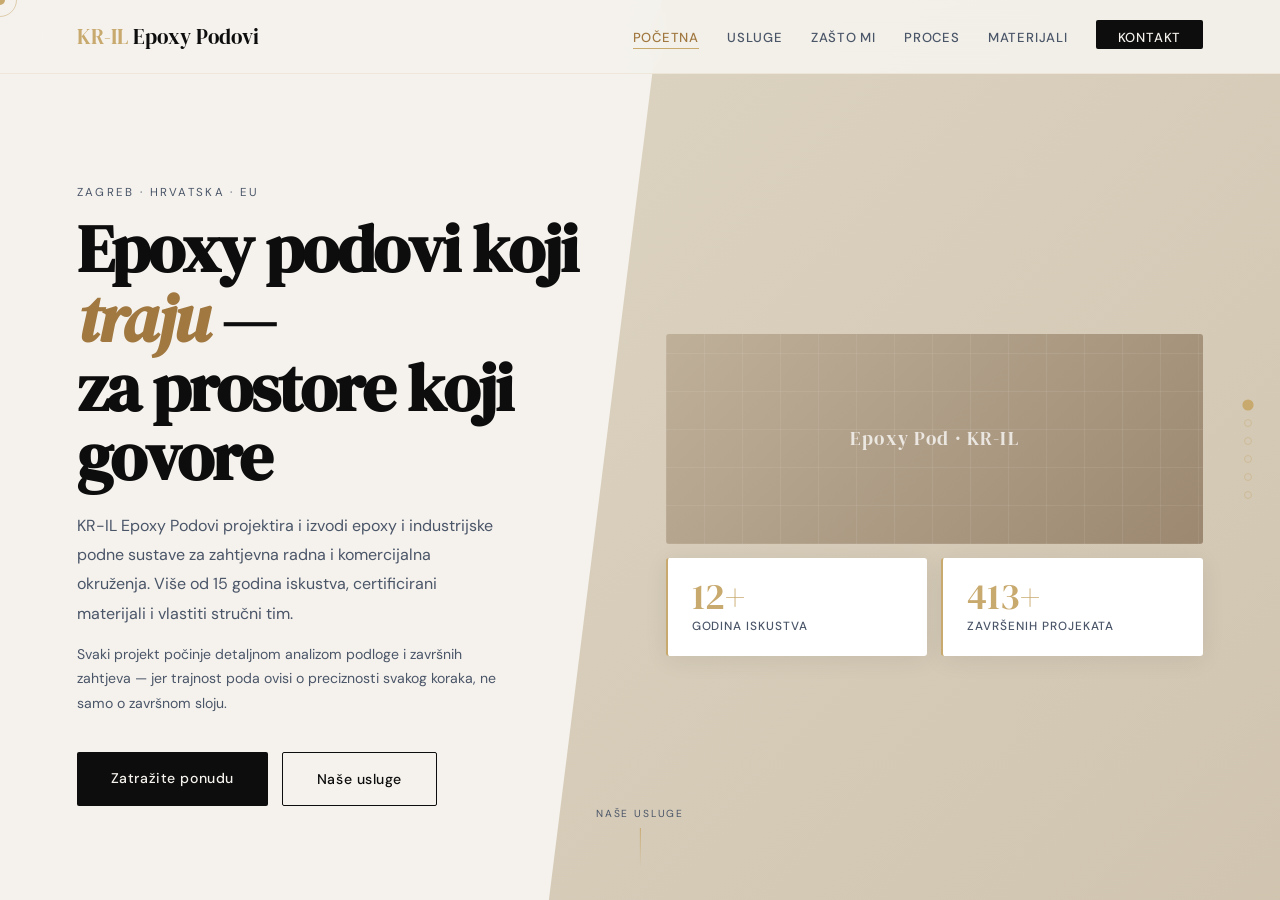
<file: index.html>
<!DOCTYPE html>
<html lang="hr">
<head>
<meta charset="UTF-8">
<meta name="viewport" content="width=device-width, initial-scale=1.0">
<title>KR-IL — Početna</title>
<link href="https://fonts.googleapis.com/css2?family=DM+Serif+Display:ital@0;1&family=DM+Sans:opsz,wght@9..40,300;9..40,400;9..40,500&display=swap" rel="stylesheet">
<style>
*, *::before, *::after { box-sizing: border-box; margin: 0; padding: 0; }
:root {
  --ink: #0d0d0d; --paper: #f5f2ed; --warm: #e8e2d9;
  --accent: #c8a96e; --accent-dark: #a07840; --steel: #4a5568;
}
html, body { width: 100%; height: 100%; }
body {
  font-family: 'DM Sans', sans-serif;
  background: var(--paper); color: var(--ink);
  font-size: 17px; line-height: 1.6;
  cursor: none; overflow: hidden;
}
/* CURSOR */
#cur { width:10px;height:10px;background:var(--accent);border-radius:50%;position:fixed;pointer-events:none;z-index:9999;transform:translate(-50%,-50%);transition:width .22s,height .22s,background .22s; }
#cur-ring { width:34px;height:34px;border:1.5px solid rgba(200,169,110,.5);border-radius:50%;position:fixed;pointer-events:none;z-index:9998;transform:translate(-50%,-50%);transition:width .28s,height .28s,border-color .28s; }
body.ch #cur { width:15px;height:15px;background:var(--accent-dark); }
body.ch #cur-ring { width:54px;height:54px;border-color:rgba(200,169,110,.9); }
body.cc #cur { transform:translate(-50%,-50%) scale(.65); }

/* NAV */
nav {
  position: fixed; top: 0; left: 0; right: 0; z-index: 200;
  display: flex; align-items: center; justify-content: space-between;
  padding: 20px 6vw;
  background: rgba(245,242,237,.92); backdrop-filter: blur(20px);
  border-bottom: 1px solid rgba(200,169,110,.15);
}
.nav-logo { font-family:'DM Serif Display',serif; font-size:1.3rem; color:var(--ink); text-decoration:none; }
.nav-logo b { color:var(--accent); font-weight:400; }
.nav-links { display:flex; gap:28px; list-style:none; align-items:center; }
.nav-links a {
  text-decoration:none; color:var(--steel); font-size:.82rem;
  font-weight:500; letter-spacing:.06em; text-transform:uppercase;
  position:relative; padding-bottom:3px; transition:color .2s;
}
.nav-links a::after { content:'';position:absolute;bottom:0;left:0;width:0;height:1.5px;background:var(--accent);transition:width .3s; }
.nav-links a:hover, .nav-links a.act { color:var(--accent-dark); }
.nav-links a.act::after, .nav-links a:hover::after { width:100%; }
.nav-cta {
  background:var(--ink) !important; color:var(--paper) !important;
  padding:9px 22px; border-radius:2px; overflow:hidden; position:relative;
  transition:transform .2s !important;
}
.nav-cta::before { content:'';position:static;inset:0;background:var(--accent-dark);transform:translateX(-101%);transition:transform .3s ease;z-index: 0;; }
.nav-cta:hover { transform:translateY(-1px) !important; }
.nav-cta:hover::before { transform:translateX(0); }
.nav-cta span { position:relative;z-index:1; }

/* HAMBURGER */
.nav-toggle {
  display:none; width:38px; height:38px; border:none; background:transparent;
  cursor:pointer; padding:0; position:relative; z-index:210;
}
.nav-toggle span {
  display:block; width:24px; height:1.6px; background:var(--ink);
  margin:5px auto; transition:transform .3s, opacity .25s;
}
.nav-toggle.open span:nth-child(1) { transform:translateY(6.6px) rotate(45deg); }
.nav-toggle.open span:nth-child(2) { opacity:0; }
.nav-toggle.open span:nth-child(3) { transform:translateY(-6.6px) rotate(-45deg); } 

/* PAGE TRANSITION OVERLAY */
#overlay {
  position: fixed; inset: 0; z-index: 1000;
  background: var(--ink);
  transform: translateX(-100%);
  pointer-events: none;
}
#overlay.out { animation: slideOut .55s cubic-bezier(.77,0,.18,1) forwards; }
#overlay.in  { animation: slideIn  .55s cubic-bezier(.77,0,.18,1) forwards; }
@keyframes slideOut { from{transform:translateX(-100%)} to{transform:translateX(0)} }
@keyframes slideIn  { from{transform:translateX(0)} to{transform:translateX(100%)} }

/* PAGE BASE */
.page { width:100vw; height:100vh; display:flex; align-items:center; padding: 90px 6vw 0; position:relative; overflow:hidden; }

/* SIDE PAGE INDICATOR */
#side-nav {
  position: fixed; right: 28px; top: 50%; transform: translateY(-50%);
  display: flex; flex-direction: column; gap: 10px; z-index: 300;
}
.sn-dot {
  width: 8px; height: 8px; border-radius: 50%;
  border: 1.5px solid rgba(200,169,110,.4);
  cursor: pointer; transition: background .3s, transform .3s, border-color .3s;
  position: relative;
}
.sn-dot.act { background:var(--accent); border-color:var(--accent); transform:scale(1.4); }
.sn-dot::before {
  content: attr(data-label);
  position: absolute; right: 18px; top: 50%; transform: translateY(-50%);
  font-size: .68rem; letter-spacing: .1em; text-transform: uppercase;
  color: var(--accent); white-space: nowrap;
  opacity: 0; transition: opacity .2s; pointer-events: none;
}
.sn-dot:hover::before { opacity: 1; }

/* BUTTONS */
.btn {
  display:inline-block;padding:15px 34px;border-radius:2px;
  font-weight:500;font-size:.88rem;letter-spacing:.04em;
  text-decoration:none;position:relative;overflow:hidden;
  transition:box-shadow .25s,background .25s;cursor:pointer;border:none;font-family:'DM Sans',sans-serif;
}
.btn-dark { background:var(--ink); color:var(--paper); }
.btn-dark:hover { background:var(--accent-dark); box-shadow:0 8px 28px rgba(160,120,64,.38); }
.btn-outline { border:1.5px solid var(--ink); color:var(--ink); background:transparent; }
.btn-outline:hover { border-color:var(--accent-dark); color:var(--accent-dark); background:rgba(200,169,110,.06); }
.btn-gold { background:var(--accent); color:var(--ink); }
.btn-gold:hover { background:var(--accent-dark); color:#fff; box-shadow:0 8px 28px rgba(160,120,64,.4); }

/* RIPPLE */
.rpl { position:absolute;border-radius:50%;background:rgba(255,255,255,.22);transform:scale(0);animation:rpl .65s linear;pointer-events:none; }
@keyframes rpl { to{transform:scale(4);opacity:0;} }

/* EYEBROW */
.eyebrow {
  display:inline-flex;align-items:center;gap:10px;
  font-size:.74rem;letter-spacing:.15em;text-transform:uppercase;
  font-weight:500;margin-bottom:18px;
}
.eyebrow::before { content:'';width:28px;height:1px;background:currentColor; }

/* SECTION TITLE */
.sec-title { font-family:'DM Serif Display',serif; font-size:clamp(1.8rem,3.5vw,3rem); line-height:1.1; letter-spacing:-.022em; }
.sec-title em { font-style:italic; color:var(--accent); }

/* ENTER ANIMATIONS */
.fade-up { opacity:0; transform:translateY(30px); animation:fup .7s ease forwards; }
.fade-up.d1 { animation-delay:.1s; }
.fade-up.d2 { animation-delay:.22s; }
.fade-up.d3 { animation-delay:.34s; }
.fade-up.d4 { animation-delay:.46s; }
@keyframes fup { to{opacity:1;transform:none;} }

/* TOAST */
#toast {
  position:fixed;bottom:36px;right:36px;z-index:600;
  background:var(--ink);color:var(--paper);padding:16px 24px;
  border-radius:4px;border-left:4px solid var(--accent);
  font-size:.9rem;box-shadow:0 12px 40px rgba(0,0,0,.3);
  transform:translateY(120px);opacity:0;pointer-events:none;
  transition:transform .45s cubic-bezier(.34,1.56,.64,1),opacity .3s;
}
#toast.show { transform:translateY(0);opacity:1; }


.page { display:grid; grid-template-columns:1fr 1fr; align-items:center; gap:4vw; }
.page::before {
  content:''; position:absolute; right:-8%; top:-10%; width:66%; height:120%;
  background:linear-gradient(135deg,#ddd4c2,#cfc3ae);
  clip-path:polygon(16% 0%,100% 0%,100% 100%,0% 100%); z-index:0;
}
.ptcls { position:absolute;inset:0;z-index:1;pointer-events:none;overflow:hidden; }
.ptcl { position:absolute;border-radius:50%;background:var(--accent);opacity:0;animation:fup2 linear infinite; }
@keyframes fup2 { 0%{opacity:0;transform:translateY(0) scale(0);}10%{opacity:.25;}90%{opacity:.06;}100%{opacity:0;transform:translateY(-110vh) scale(1.3);} }

.hero-l { position:relative;z-index:2; }
.kicker { font-size:.72rem;letter-spacing:.2em;text-transform:uppercase;color:var(--steel);margin-bottom:12px;display:block; }
.hero-l h1 {
  font-family:'DM Serif Display',serif;
  font-size:clamp(2.8rem,5.2vw,5.2rem);
  line-height:1.04;letter-spacing:-.03em;margin-bottom:20px;
}
.hero-l h1 em { font-style:italic;color:var(--accent-dark); }
.hero-l .lead { font-size:1rem;color:var(--steel);max-width:420px;line-height:1.82;margin-bottom:14px; }
.hero-l .sub-lead { font-size:.88rem;color:var(--steel);max-width:420px;line-height:1.75;margin-bottom:36px;opacity:.75; }
.hero-actions { display:flex;gap:14px;flex-wrap:wrap; }

.hero-r { position:relative;z-index:2;display:flex;flex-direction:column;gap:14px; }
.hero-img {
  height:210px;border-radius:3px;
  background:linear-gradient(135deg,#bfb09a,#9c8870);
  display:flex;align-items:center;justify-content:center;overflow:hidden;position:relative;
}
.grid-anim {
  position:absolute;inset:0;
  background:
    repeating-linear-gradient(90deg,rgba(255,255,255,.07) 0,rgba(255,255,255,.07) 1px,transparent 1px,transparent 38px),
    repeating-linear-gradient(0deg,rgba(255,255,255,.07) 0,rgba(255,255,255,.07) 1px,transparent 1px,transparent 38px);
  animation:gmv 7s linear infinite;
}
@keyframes gmv { to{background-position:38px 38px;} }
.hero-img-label { font-family:'DM Serif Display',serif;font-size:1.2rem;color:rgba(255,255,255,.75);position:relative;z-index:1;letter-spacing:.06em; }

.hero-cards { display:grid;grid-template-columns:1fr 1fr;gap:14px; }
.hc { background:#fff;border-radius:3px;padding:20px 24px;box-shadow:0 4px 24px rgba(0,0,0,.07);border-left:2px solid var(--accent);transition:transform .3s,box-shadow .3s; }
.hc:hover { transform:translateX(5px);box-shadow:0 12px 40px rgba(0,0,0,.11); }
.hc-num { font-family:'DM Serif Display',serif;font-size:2.3rem;color:var(--accent);line-height:1;margin-bottom:3px; }
.hc-lbl { font-size:.74rem;color:var(--steel);font-weight:500;letter-spacing:.08em;text-transform:uppercase; }

.s-hint { position:absolute;bottom:32px;left:50%;transform:translateX(-50%);display:flex;flex-direction:column;align-items:center;gap:6px;z-index:10;cursor:pointer; }
.s-hint span { font-size:.64rem;letter-spacing:.18em;text-transform:uppercase;color:var(--steel); }
.s-line { width:1px;height:40px;background:linear-gradient(to bottom,var(--accent),transparent);animation:sp 2.2s ease-in-out infinite; }
@keyframes sp { 0%,100%{opacity:1;transform:scaleY(1);}50%{opacity:.3;transform:scaleY(.5);} }

@media(max-width:900px) {
  .page{grid-template-columns:1fr;height:auto;min-height:100vh;overflow:auto;padding-bottom:60px;}
  .page::before{display:none;} body{overflow:auto;}
}
@media(max-width:600px) { .hero-cards{grid-template-columns:1fr;} }

/* ─────────── RESPONSIVE — TABLET & PHONE ─────────── */
/* Desktop default lock; switched off below */
html, body { height:100%; }
body { overflow:hidden; }

/* TABLET */
@media (max-width: 1024px) {
  body { font-size:16px; }
  nav { padding:16px 5vw; }
  .nav-links { gap:20px; }
  .nav-links a { font-size:.78rem; }
  .nav-cta { padding:8px 18px; }
  .page { padding:88px 5vw 50px; gap:3vw; }
  .hero-l h1 { font-size:clamp(2.2rem,4.8vw,3.8rem); }
  .hero-img { height:200px; }
  .hc { padding:18px 20px; }
  .hc-num { font-size:2rem; }
}

/* TABLET / SMALL TABLET — collapse hero to single column */
@media (max-width: 900px) {
  html, body { height:auto; overflow:auto; cursor:auto; }
  #cur, #cur-ring, #side-nav { display:none !important; }
  .ptcls { opacity:.45; }

  nav { padding:14px 5vw; }
  .nav-toggle { display:block; }
  .nav-links {
    position:fixed; top:0; right:0; height:100vh; width:min(78vw,320px);
    background:var(--paper); flex-direction:column; align-items:flex-start;
    justify-content:center; gap:22px; padding:80px 32px;
    transform:translateX(100%); transition:transform .4s cubic-bezier(.77,0,.18,1);
    box-shadow:-12px 0 40px rgba(0,0,0,.08); z-index:1002;
  }
  .nav-links.open { transform:translateX(0); }
  .nav-links a { font-size:1rem; padding:6px 0; }
  .nav-links .nav-cta { padding:11px 22px; margin-top:8px; }
  body.menu-open { overflow:hidden; }
  body.menu-open::after {
  pointer-events: none;
}

  .page {
    grid-template-columns:1fr; height:auto; min-height:auto;
    padding:96px 5vw 60px; gap:36px; overflow:visible;
  }
  .page::before { display:none; }

  .hero-l h1 { font-size:clamp(2rem,7vw,3.2rem); line-height:1.08; margin-bottom:16px; }
  .hero-l .lead { font-size:.98rem; max-width:100%; margin-bottom:12px; }
  .hero-l .sub-lead { font-size:.88rem; max-width:100%; margin-bottom:28px; }
  .hero-actions { gap:10px; }
  .hero-actions .btn { padding:13px 24px; font-size:.84rem; }
  .hero-r { gap:14px; }
  .hero-img { height:180px; }
  .hero-img-label { font-size:1.05rem; }
  .hc-num { font-size:1.9rem; }
  .s-hint { display:none; }
}

/* PHONE */
@media (max-width: 600px) {
  body { font-size:15.5px; }
  nav { padding:12px 5vw; }
  .nav-logo { font-size:1.1rem; }

  .page { padding:84px 5vw 56px; gap:30px; }

  .kicker { font-size:.66rem; letter-spacing:.18em; margin-bottom:10px; }
  .hero-l h1 { font-size:clamp(1.85rem,8.5vw,2.6rem); margin-bottom:14px; }
  .hero-l .lead { font-size:.94rem; line-height:1.7; }
  .hero-l .sub-lead { font-size:.84rem; line-height:1.65; margin-bottom:24px; }

  .hero-actions { flex-direction:column; gap:10px; align-items:stretch; }
  .hero-actions .btn { width:100%; text-align:center; padding:14px 20px; }

  .hero-img { height:150px; }
  .hero-img-label { font-size:.95rem; }
  .hero-cards { grid-template-columns:1fr 1fr; gap:10px; }
  .hc { padding:14px 14px; border-left-width:2px; }
  .hc-num { font-size:1.55rem; }
  .hc-lbl { font-size:.66rem; letter-spacing:.06em; }

  #toast { left:16px; right:16px; bottom:16px; padding:13px 18px; font-size:.84rem; }
}

/* VERY SMALL */
@media (max-width: 380px) {
  .hero-cards { grid-template-columns:1fr; }
  .hero-l h1 { font-size:1.85rem; }
}

/* TOUCH — disable hover-intent transforms */
@media (hover:none) {
  .mag { transform:none !important; }
  .hc:hover { transform:none; }
}


</style>
</head>
<body>
<div id="cur"></div>
<div id="cur-ring"></div>
<div id="overlay"></div>
<div id="toast">✓ Hvala! Javit ćemo vam se uskoro.</div>
 <nav><a href="index.html" class="nav-logo" data-page><b>KR-IL</b> Epoxy Podovi</a><button class="nav-toggle" id="navToggle" aria-label="Izbornik" aria-expanded="false"><span></span><span></span><span></span></button><ul class="nav-links" id="navLinks"><li><a href="index.html" class="act" data-page>Početna</a></li><li><a href="usluge.html" class="" data-page>Usluge</a></li><li><a href="zastomi.html" class="" data-page>Zašto mi</a></li><li><a href="proces.html" class="" data-page>Proces</a></li><li><a href="materijali.html" class="" data-page>Materijali</a></li><li><a href="kontakt.html" class="nav-cta" data-page><span>Kontakt</span></a></li></ul></nav> 
<div id="side-nav"><div class="sn-dot act" data-label="Početna" onclick="navigate('index.html')"></div><div class="sn-dot" data-label="Usluge" onclick="navigate('usluge.html')"></div><div class="sn-dot" data-label="Zašto mi" onclick="navigate('zastomi.html')"></div><div class="sn-dot" data-label="Proces" onclick="navigate('proces.html')"></div><div class="sn-dot" data-label="Materijali" onclick="navigate('materijali.html')"></div><div class="sn-dot" data-label="Kontakt" onclick="navigate('kontakt.html')"></div></div>

<div class="ptcls" id="ptcls"></div>
<div class="page">
  <div class="hero-l">
    <span class="kicker fade-up">Zagreb · Hrvatska · EU</span>
    <h1 class="fade-up d1">Epoxy podovi koji <em id="sw">traju</em> —<br>za prostore koji govore</h1>
    <p class="lead fade-up d2">KR-IL Epoxy Podovi projektira i izvodi epoxy i industrijske podne sustave za zahtjevna radna i komercijalna okruženja. Više od 15 godina iskustva, certificirani materijali i vlastiti stručni tim.</p>
    <p class="sub-lead fade-up d2">Svaki projekt počinje detaljnom analizom podloge i završnih zahtjeva — jer trajnost poda ovisi o preciznosti svakog koraka, ne samo o završnom sloju.</p>
    <div class="hero-actions fade-up d3">
      <a href="kontakt.html" class="btn btn-dark mag" data-page>Zatražite ponudu</a>
      <a href="usluge.html" class="btn btn-outline mag" data-page>Naše usluge</a>
    </div>
  </div>
  <div class="hero-r fade-up d2">
    <div class="hero-img">
      <div class="grid-anim"></div>
      <span class="hero-img-label">Epoxy Pod · KR-IL</span>
    </div>
    <div class="hero-cards">
      <div class="hc"><div class="hc-num" data-count="15" data-sfx="+">0+</div><div class="hc-lbl">Godina iskustva</div></div>
      <div class="hc"><div class="hc-num" data-count="500" data-sfx="+">0+</div><div class="hc-lbl">Završenih projekata</div></div>
    </div>
  </div>
  <div class="s-hint" onclick="navigate('usluge.html')"><span>Naše usluge</span><div class="s-line"></div></div>
</div>

<script>
// ── CURSOR ──
const cur = document.getElementById('cur');
const ring = document.getElementById('cur-ring');
let mx=0,my=0,rx=0,ry=0;
document.addEventListener('mousemove',e=>{ mx=e.clientX;my=e.clientY;cur.style.left=mx+'px';cur.style.top=my+'px'; });
(function ar(){ rx+=(mx-rx)*.13;ry+=(my-ry)*.13;ring.style.left=rx+'px';ring.style.top=ry+'px';requestAnimationFrame(ar); })();
document.querySelectorAll('a,button,[data-hover]').forEach(el=>{
  el.addEventListener('mouseenter',()=>document.body.classList.add('ch'));
  el.addEventListener('mouseleave',()=>document.body.classList.remove('ch'));
});
document.addEventListener('mousedown',()=>document.body.classList.add('cc'));
document.addEventListener('mouseup',()=>document.body.classList.remove('cc'));

// ── PAGE TRANSITION ──
const overlay = document.getElementById('overlay');
function navigateTo(href) {
  overlay.className = 'out';
  setTimeout(()=>{
    overlay.className = 'in';
    setTimeout(()=>{ window.location.href = href; }, 10);
  }, 560);
}
document.querySelectorAll('a[data-page]').forEach(a=>{
  a.addEventListener('click', e=>{
    e.preventDefault();
    navigateTo(a.getAttribute('href'));
  });
});

// ── RIPPLE ──
document.querySelectorAll('.btn').forEach(btn=>{
  btn.addEventListener('click',e=>{
    const r=document.createElement('span');r.className='rpl';
    const rc=btn.getBoundingClientRect(),sz=Math.max(rc.width,rc.height);
    r.style.cssText=`width:${sz}px;height:${sz}px;left:${e.clientX-rc.left-sz/2}px;top:${e.clientY-rc.top-sz/2}px;`;
    btn.appendChild(r);setTimeout(()=>r.remove(),700);
  });
});

// ── MAGNETIC ──
document.querySelectorAll('.mag').forEach(btn=>{
  btn.addEventListener('mousemove',e=>{
    const r=btn.getBoundingClientRect();
    btn.style.transform=`translate(${(e.clientX-r.left-r.width/2)*.22}px,${(e.clientY-r.top-r.height/2)*.22}px)`;
  });
  btn.addEventListener('mouseleave',()=>{
    btn.style.transition='transform .4s ease';btn.style.transform='';
    setTimeout(()=>btn.style.transition='',400);
  });
});

// ── COUNTER ──
function runCounter(el){
  const tgt=parseInt(el.dataset.count),sfx=el.dataset.sfx||'';
  const dur=1600,t0=performance.now();
  (function tick(now){
    const p=Math.min((now-t0)/dur,1),ease=1-Math.pow(1-p,3);
    const v=Math.floor(ease*tgt);
    el.textContent=(tgt>=1000?v.toLocaleString('hr'):v)+sfx;
    if(p<1)requestAnimationFrame(tick);
    else el.textContent=(tgt>=1000?tgt.toLocaleString('hr'):tgt)+sfx;
  })(t0);
}
document.querySelectorAll('[data-count]').forEach(el=>{
  const obs=new IntersectionObserver(entries=>{
    if(entries[0].isIntersecting){runCounter(el);obs.disconnect();}
  },{threshold:.3});
  obs.observe(el);
});

// ── 3D TILT ──
document.querySelectorAll('[data-tilt]').forEach(t=>{
  t.addEventListener('mousemove',e=>{
    const r=t.getBoundingClientRect();
    const x=(e.clientX-r.left)/r.width-.5,y=(e.clientY-r.top)/r.height-.5;
    t.style.transform=`perspective(600px) rotateY(${x*16}deg) rotateX(${-y*16}deg) scale(1.04)`;
  });
  t.addEventListener('mouseleave',()=>t.style.transform='');
});

function navigate(href){ navigateTo(href); }

// ── MOBILE NAV TOGGLE ──
const navToggle = document.getElementById('navToggle');
const navLinks  = document.getElementById('navLinks');
function closeMenu(){
  navToggle.classList.remove('open');
  navLinks.classList.remove('open');
  document.body.classList.remove('menu-open');
  navToggle.setAttribute('aria-expanded','false');
}
navToggle.addEventListener('click', ()=>{
  const open = navLinks.classList.toggle('open');
  navToggle.classList.toggle('open', open);
  document.body.classList.toggle('menu-open', open);
  navToggle.setAttribute('aria-expanded', open ? 'true' : 'false');
});
navLinks.querySelectorAll('a').forEach(a => a.addEventListener('click', closeMenu));
window.addEventListener('resize', ()=>{ if (window.innerWidth > 900) closeMenu(); }); 

const pc=document.getElementById('ptcls');
for(let i=0;i<20;i++){
  const p=document.createElement('div');p.className='ptcl';
  const s=Math.random()*5+2;
  p.style.cssText=`width:${s}px;height:${s}px;left:${Math.random()*100}%;bottom:-5%;animation-duration:${7+Math.random()*10}s;animation-delay:${Math.random()*12}s;`;
  pc.appendChild(p);
}
const swEl=document.getElementById('sw');
const words=['traju','govore','impresioniraju','žive','stvaraju dojam'];
const CH='ABCDEFGHIJKLMNabcdefghijklmn';
let wi=0;
function scramble(w){ let it=0;const iv=setInterval(()=>{ swEl.textContent=w.split('').map((c,i)=>i<it?w[i]:CH[Math.floor(Math.random()*CH.length)]).join('');if(it>=w.length)clearInterval(iv);it+=.5; },38); }
setInterval(()=>{ wi=(wi+1)%words.length;scramble(words[wi]); },3400);
setTimeout(()=>{ document.querySelectorAll('[data-count]').forEach(el=>{ const tgt=parseInt(el.dataset.count),sfx=el.dataset.sfx||'';const dur=1600,t0=performance.now();(function tick(now){const p=Math.min((now-t0)/dur,1),e2=1-Math.pow(1-p,3),v=Math.floor(e2*tgt);el.textContent=(tgt>=1000?v.toLocaleString('hr'):v)+sfx;if(p<1)requestAnimationFrame(tick);else el.textContent=(tgt>=1000?tgt.toLocaleString('hr'):tgt)+sfx;})(t0); }); },500);


  
</script>
</body>
</html>
</file>
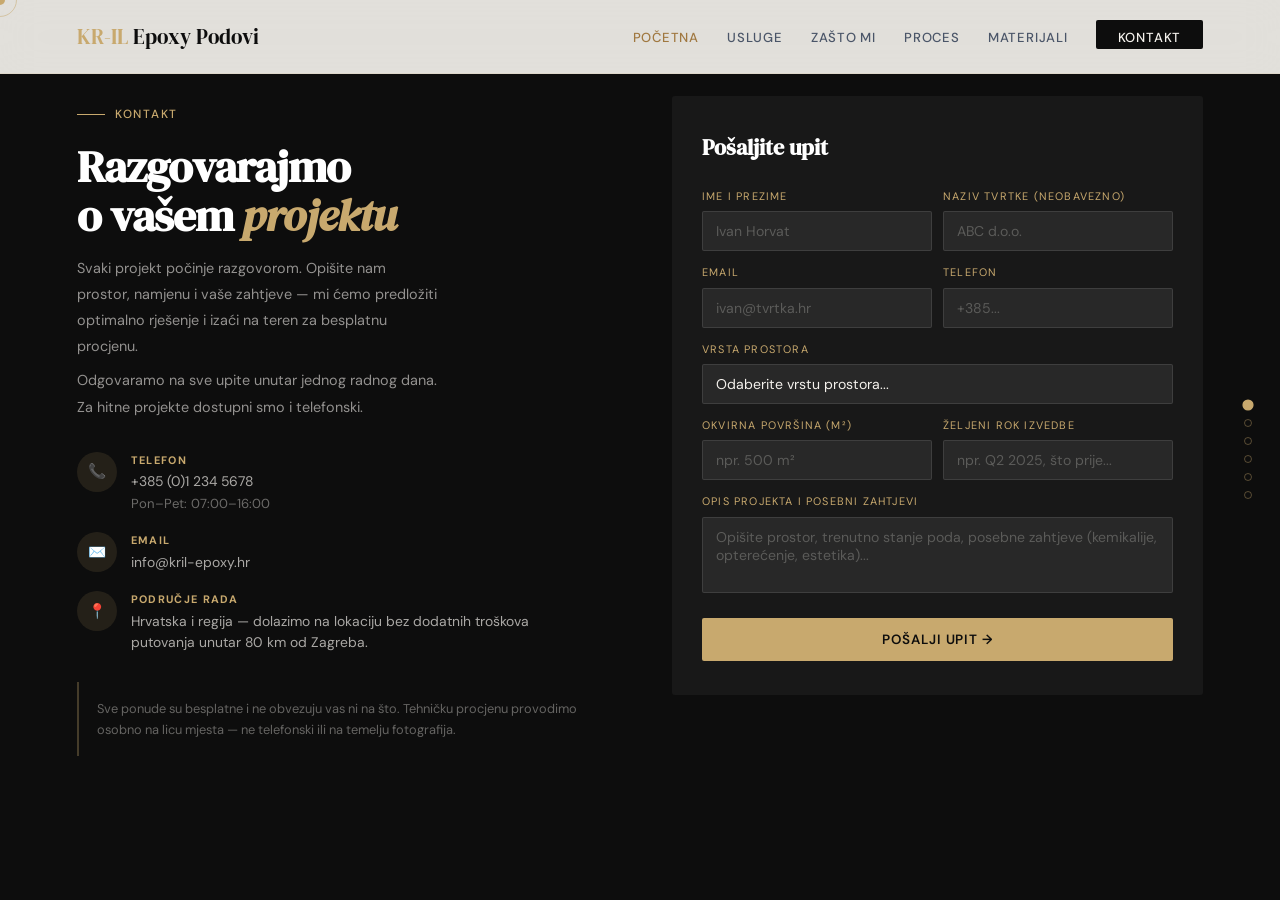
<file: kontakt.html>
<!DOCTYPE html>
<html lang="hr">
<head>
<meta charset="UTF-8">
<meta name="viewport" content="width=device-width, initial-scale=1.0">
<title>KR-IL — Kontakt</title>
<link href="https://fonts.googleapis.com/css2?family=DM+Serif+Display:ital@0;1&family=DM+Sans:opsz,wght@9..40,300;9..40,400;9..40,500&display=swap" rel="stylesheet">
<style>
*, *::before, *::after { box-sizing: border-box; margin: 0; padding: 0; }
:root {
  --ink: #0d0d0d; --paper: #f5f2ed; --warm: #e8e2d9;
  --accent: #c8a96e; --accent-dark: #a07840; --steel: #4a5568;
}
html, body { width: 100%; height: 100%; }
body {
  font-family: 'DM Sans', sans-serif;
  background: var(--paper); color: var(--ink);
  font-size: 17px; line-height: 1.6;
  cursor: none; overflow: hidden;
}
/* CURSOR */
#cur { width:10px;height:10px;background:var(--accent);border-radius:50%;position:fixed;pointer-events:none;z-index:9999;transform:translate(-50%,-50%);transition:width .22s,height .22s,background .22s; }
#cur-ring { width:34px;height:34px;border:1.5px solid rgba(200,169,110,.5);border-radius:50%;position:fixed;pointer-events:none;z-index:9998;transform:translate(-50%,-50%);transition:width .28s,height .28s,border-color .28s; }
body.ch #cur { width:15px;height:15px;background:var(--accent-dark); }
body.ch #cur-ring { width:54px;height:54px;border-color:rgba(200,169,110,.9); }
body.cc #cur { transform:translate(-50%,-50%) scale(.65); }

/* NAV */
nav {
  position: fixed; top: 0; left: 0; right: 0; z-index: 200;
  display: flex; align-items: center; justify-content: space-between;
  padding: 20px 6vw;
  background: rgba(245,242,237,.92); backdrop-filter: blur(20px);
  border-bottom: 1px solid rgba(200,169,110,.15);
}
.nav-logo { font-family:'DM Serif Display',serif; font-size:1.3rem; color:var(--ink); text-decoration:none; }
.nav-logo b { color:var(--accent); font-weight:400; }
.nav-links { display:flex; gap:28px; list-style:none; align-items:center; }
.nav-links a {
  text-decoration:none; color:var(--steel); font-size:.82rem;
  font-weight:500; letter-spacing:.06em; text-transform:uppercase;
  position:relative; padding-bottom:3px; transition:color .2s;
}
.nav-links a::after { content:'';position:static;bottom:0;left:0;width:0;height:1.5px;background:var(--accent);transition:width .3s; }
.nav-links a:hover, .nav-links a.act { color:var(--accent-dark); }
.nav-links a.act::after, .nav-links a:hover::after { width:100%; }
.nav-cta {
  background:var(--ink) !important; color:var(--paper) !important;
  padding:9px 22px; border-radius:2px; overflow:hidden; position:relative;
  transition:transform .2s !important;
}
.nav-cta::before { content:'';position:static;inset:0;background:var(--accent-dark);transform:translateX(-101%);transition:transform .3s ease;z-index:0; }
.nav-cta:hover { transform:translateY(-1px) !important; }
.nav-cta:hover::before { transform:translateX(0); }
.nav-cta span { position:relative;z-index:1; }

/* PAGE TRANSITION OVERLAY */
#overlay {
  position: fixed; inset: 0; z-index: 1000;
  background: var(--ink);
  transform: translateX(-100%);
  pointer-events: none;
}
#overlay.out { animation: slideOut .55s cubic-bezier(.77,0,.18,1) forwards; }
#overlay.in  { animation: slideIn  .55s cubic-bezier(.77,0,.18,1) forwards; }
@keyframes slideOut { from{transform:translateX(-100%)} to{transform:translateX(0)} }
@keyframes slideIn  { from{transform:translateX(0)} to{transform:translateX(100%)} }

/* PAGE BASE */
.page { width:100vw; height:100vh; display:flex; align-items:center; padding: 90px 6vw 0; position:relative; overflow:hidden; }

/* SIDE PAGE INDICATOR */
#side-nav {
  position: fixed; right: 28px; top: 50%; transform: translateY(-50%);
  display: flex; flex-direction: column; gap: 10px; z-index: 300;
}
.sn-dot {
  width: 8px; height: 8px; border-radius: 50%;
  border: 1.5px solid rgba(200,169,110,.4);
  cursor: pointer; transition: background .3s, transform .3s, border-color .3s;
  position: relative;
}
.sn-dot.act { background:var(--accent); border-color:var(--accent); transform:scale(1.4); }
.sn-dot::before {
  content: attr(data-label);
  position: absolute; right: 18px; top: 50%; transform: translateY(-50%);
  font-size: .68rem; letter-spacing: .1em; text-transform: uppercase;
  color: var(--accent); white-space: nowrap;
  opacity: 0; transition: opacity .2s; pointer-events: none;
}
.sn-dot:hover::before { opacity: 1; }

/* BUTTONS */
.btn {
  display:inline-block;padding:15px 34px;border-radius:2px;
  font-weight:500;font-size:.88rem;letter-spacing:.04em;
  text-decoration:none;position:relative;overflow:hidden;
  transition:box-shadow .25s,background .25s;cursor:pointer;border:none;font-family:'DM Sans',sans-serif;
}
.btn-dark { background:var(--ink); color:var(--paper); }
.btn-dark:hover { background:var(--accent-dark); box-shadow:0 8px 28px rgba(160,120,64,.38); }
.btn-outline { border:1.5px solid var(--ink); color:var(--ink); background:transparent; }
.btn-outline:hover { border-color:var(--accent-dark); color:var(--accent-dark); background:rgba(200,169,110,.06); }
.btn-gold { background:var(--accent); color:var(--ink); }
.btn-gold:hover { background:var(--accent-dark); color:#fff; box-shadow:0 8px 28px rgba(160,120,64,.4); }

/* RIPPLE */
.rpl { position:absolute;border-radius:50%;background:rgba(255,255,255,.22);transform:scale(0);animation:rpl .65s linear;pointer-events:none; }
@keyframes rpl { to{transform:scale(4);opacity:0;} }

/* EYEBROW */
.eyebrow {
  display:inline-flex;align-items:center;gap:10px;
  font-size:.74rem;letter-spacing:.15em;text-transform:uppercase;
  font-weight:500;margin-bottom:18px;
}
.eyebrow::before { content:'';width:28px;height:1px;background:currentColor; }

/* SECTION TITLE */
.sec-title { font-family:'DM Serif Display',serif; font-size:clamp(1.8rem,3.5vw,3rem); line-height:1.1; letter-spacing:-.022em; }
.sec-title em { font-style:italic; color:var(--accent); }

/* ENTER ANIMATIONS */
.fade-up { opacity:0; transform:translateY(30px); animation:fup .7s ease forwards; }
.fade-up.d1 { animation-delay:.1s; }
.fade-up.d2 { animation-delay:.22s; }
.fade-up.d3 { animation-delay:.34s; }
.fade-up.d4 { animation-delay:.46s; }
@keyframes fup { to{opacity:1;transform:none;} }

/* TOAST */
#toast {
  position:fixed;bottom:36px;right:36px;z-index:600;
  background:var(--ink);color:var(--paper);padding:16px 24px;
  border-radius:4px;border-left:4px solid var(--accent);
  font-size:.9rem;box-shadow:0 12px 40px rgba(0,0,0,.3);
  transform:translateY(120px);opacity:0;pointer-events:none;
  transition:transform .45s cubic-bezier(.34,1.56,.64,1),opacity .3s;
}
#toast.show { transform:translateY(0);opacity:1; }

@media(max-width:900px) {
  body { cursor:auto; }
  #cur,#cur-ring,#side-nav { display:none; }
  .page { height:auto; min-height:100vh; overflow:auto; }
  body { overflow:auto; }
  nav ul { gap:16px; }
}



body { background:var(--ink);color:var(--paper);overflow:hidden; }
.page { gap:6vw;align-items:start;padding-top:96px; }
.ct-l { flex:1.1; }
.ct-l .sec-title { color:#fff; }
.ct-l .body-text { color:rgba(245,242,237,.58);margin-top:14px;line-height:1.82;font-size:.9rem;max-width:360px; }
.ct-l .body-text + .body-text { margin-top:8px; }
.ct-info { margin-top:32px;display:flex;flex-direction:column;gap:18px; }
.ct-item { display:flex;gap:14px;align-items:flex-start; }
.ct-icon { width:40px;height:40px;min-width:40px;background:rgba(200,169,110,.12);border-radius:50%;display:flex;align-items:center;justify-content:center;font-size:.92rem;transition:background .3s,transform .3s; }
.ct-item:hover .ct-icon { background:rgba(200,169,110,.26);transform:scale(1.08) rotate(5deg); }
.ct-item h4 { font-size:.68rem;text-transform:uppercase;letter-spacing:.12em;color:var(--accent);margin-bottom:2px; }
.ct-item p { color:rgba(245,242,237,.68);font-size:.87rem;line-height:1.55; }
.ct-note { margin-top:28px;padding:16px 18px;border-left:2px solid rgba(200,169,110,.3);font-size:.8rem;color:rgba(245,242,237,.38);line-height:1.65; }

.ct-form { flex:1;background:rgba(255,255,255,.048);padding:34px 30px;border-radius:3px; }
.ct-form h3 { font-family:'DM Serif Display',serif;font-size:1.4rem;color:#fff;margin-bottom:22px; }
.fg { margin-bottom:13px; }
.fg label { display:block;font-size:.68rem;text-transform:uppercase;letter-spacing:.11em;color:var(--accent);margin-bottom:6px;transition:color .2s; }
.fg:focus-within label { color:#d4b87a; }
.fg input,.fg textarea,.fg select { width:100%;padding:10px 13px;background:rgba(255,255,255,.07);border:1px solid rgba(255,255,255,.1);border-radius:2px;color:var(--paper);font-family:'DM Sans',sans-serif;font-size:.88rem;appearance:none;transition:border-color .2s,background .2s,box-shadow .2s;resize:none; }
.fg input::placeholder,.fg textarea::placeholder { color:rgba(245,242,237,.25); }
.fg input:focus,.fg textarea:focus,.fg select:focus { outline:none;border-color:var(--accent);background:rgba(255,255,255,.11);box-shadow:0 0 0 3px rgba(200,169,110,.12); }
.fg select option { background:#1a1a1a; }
.fg-row { display:grid;grid-template-columns:1fr 1fr;gap:11px; }
.btn-send { width:100%;padding:13px;background:var(--accent);color:var(--ink);border:none;border-radius:2px;font-family:'DM Sans',sans-serif;font-size:.84rem;font-weight:600;letter-spacing:.07em;text-transform:uppercase;cursor:pointer;margin-top:4px;position:relative;overflow:hidden;transition:background .25s,transform .2s,box-shadow .25s; }
.btn-send:hover { background:var(--accent-dark);color:#fff;transform:translateY(-2px);box-shadow:0 8px 28px rgba(160,120,64,.4); }
.btn-send:active { transform:translateY(0); }

@media(max-width:900px) { .page{flex-direction:column;gap:36px;} body,html{overflow:auto;height:auto;} .page{height:auto;min-height:100vh;overflow:auto;padding-bottom:60px;} }
@media(max-width:600px) { .fg-row{grid-template-columns:1fr;} .ct-form{padding:22px 16px;} }

.nav-toggle {
  display:none;
  width:38px;
  height:38px;
  border:none;
  background:transparent;
  z-index:210;
}
.nav-toggle span {
  display:block;
  width:24px;
  height:2px;
  background:var(--ink);
  margin:5px auto;
}

/* MOBILE */
@media (max-width:900px) {

  .nav-toggle {
    display:block;
  }

  .nav-links {
    position:fixed;
    top:0;
    right:0;
    height:100vh;
    width:80%;
    max-width:320px;
    background:var(--paper);
    flex-direction:column;
    justify-content:center;
    gap:22px;
    padding:80px 30px;
    transform:translateX(100%);
    transition:.4s ease;
    z-index:205;
  }

  .nav-links.open {
    transform:translateX(0);
  }

  body.menu-open {
    overflow:hidden;
  }

 body.menu-open::after {
  pointer-events: none;
}
}

  
</style>
</head>
<body>
<div id="cur"></div>
<div id="cur-ring"></div>
<div id="overlay"></div>
<div id="toast">✓ Hvala! Javit ćemo vam se uskoro.</div>
 <nav><a href="index.html" class="nav-logo" data-page><b>KR-IL</b> Epoxy Podovi</a><button class="nav-toggle" id="navToggle" aria-label="Izbornik" aria-expanded="false"><span></span><span></span><span></span></button><ul class="nav-links" id="navLinks"><li><a href="index.html" class="act" data-page>Početna</a></li><li><a href="usluge.html" class="" data-page>Usluge</a></li><li><a href="zastomi.html" class="" data-page>Zašto mi</a></li><li><a href="proces.html" class="" data-page>Proces</a></li><li><a href="materijali.html" class="" data-page>Materijali</a></li><li><a href="kontakt.html" class="nav-cta" data-page><span>Kontakt</span></a></li></ul></nav> <div id="side-nav"><div class="sn-dot act" data-label="Početna" onclick="navigate('index.html')"></div><div class="sn-dot" data-label="Usluge" onclick="navigate('usluge.html')"></div><div class="sn-dot" data-label="Zašto mi" onclick="navigate('zastomi.html')"></div><div class="sn-dot" data-label="Proces" onclick="navigate('proces.html')"></div><div class="sn-dot" data-label="Materijali" onclick="navigate('materijali.html')"></div><div class="sn-dot" data-label="Kontakt" onclick="navigate('kontakt.html')"></div></div>

<div class="ptcls" id="ptcls"></div>

<div class="page">
  <div class="ct-l fade-up">
    <div class="eyebrow" style="color:var(--accent)">Kontakt</div>
    <h2 class="sec-title">Razgovarajmo<br>o vašem <em>projektu</em></h2>
    <p class="body-text">Svaki projekt počinje razgovorom. Opišite nam prostor, namjenu i vaše zahtjeve — mi ćemo predložiti optimalno rješenje i izaći na teren za besplatnu procjenu.</p>
    <p class="body-text">Odgovaramo na sve upite unutar jednog radnog dana. Za hitne projekte dostupni smo i telefonski.</p>
    <div class="ct-info">
      <div class="ct-item"><div class="ct-icon">📞</div><div><h4>Telefon</h4><p>+385 (0)1 234 5678<br><small style="opacity:.6;font-size:.82rem">Pon–Pet: 07:00–16:00</small></p></div></div>
      <div class="ct-item"><div class="ct-icon">✉️</div><div><h4>Email</h4><p>info@kril-epoxy.hr</p></div></div>
      <div class="ct-item"><div class="ct-icon">📍</div><div><h4>Područje rada</h4><p>Hrvatska i regija — dolazimo na lokaciju bez dodatnih troškova putovanja unutar 80 km od Zagreba.</p></div></div>
    </div>
    <div class="ct-note">Sve ponude su besplatne i ne obvezuju vas ni na što. Tehničku procjenu provodimo osobno na licu mjesta — ne telefonski ili na temelju fotografija.</div>
  </div>
  <div class="ct-form fade-up d1">
    <h3>Pošaljite upit</h3>
    <div class="fg-row">
      <div class="fg"><label>Ime i prezime</label><input type="text" placeholder="Ivan Horvat"></div>
      <div class="fg"><label>Naziv tvrtke (neobavezno)</label><input type="text" placeholder="ABC d.o.o."></div>
    </div>
    <div class="fg-row">
      <div class="fg"><label>Email</label><input type="email" placeholder="ivan@tvrtka.hr"></div>
      <div class="fg"><label>Telefon</label><input type="tel" placeholder="+385..."></div>
    </div>
    <div class="fg"><label>Vrsta prostora</label><select><option value="">Odaberite vrstu prostora...</option><option>Industrijski pogon / Tvornica</option><option>Skladište / Logistika</option><option>Poslovni prostor / Ured</option><option>Maloprodaja / Showroom</option><option>Ugostiteljski objekt</option><option>Garaža / Podrum</option><option>Stambeni prostor</option><option>Ostalo</option></select></div>
    <div class="fg-row">
      <div class="fg"><label>Okvirna površina (m²)</label><input type="text" placeholder="npr. 500 m²"></div>
      <div class="fg"><label>Željeni rok izvedbe</label><input type="text" placeholder="npr. Q2 2025, što prije..."></div>
    </div>
    <div class="fg"><label>Opis projekta i posebni zahtjevi</label><textarea rows="3" placeholder="Opišite prostor, trenutno stanje poda, posebne zahtjeve (kemikalije, opterećenje, estetika)..."></textarea></div>
    <button class="btn-send" id="send-btn">Pošalji upit →</button>
  </div>
</div>

<script>
// ── CURSOR ──
const cur = document.getElementById('cur');
const ring = document.getElementById('cur-ring');
let mx=0,my=0,rx=0,ry=0;
document.addEventListener('mousemove',e=>{ mx=e.clientX;my=e.clientY;cur.style.left=mx+'px';cur.style.top=my+'px'; });
(function ar(){ rx+=(mx-rx)*.13;ry+=(my-ry)*.13;ring.style.left=rx+'px';ring.style.top=ry+'px';requestAnimationFrame(ar); })();
document.querySelectorAll('a,button,[data-hover]').forEach(el=>{
  el.addEventListener('mouseenter',()=>document.body.classList.add('ch'));
  el.addEventListener('mouseleave',()=>document.body.classList.remove('ch'));
});
document.addEventListener('mousedown',()=>document.body.classList.add('cc'));
document.addEventListener('mouseup',()=>document.body.classList.remove('cc'));

// ── PAGE TRANSITION ──
const overlay = document.getElementById('overlay');
function navigateTo(href) {
  overlay.className = 'out';
  setTimeout(()=>{
    overlay.className = 'in';
    setTimeout(()=>{ window.location.href = href; }, 10);
  }, 560);
}
document.querySelectorAll('a[data-page]').forEach(a=>{
  a.addEventListener('click', e=>{
    e.preventDefault();
    navigateTo(a.getAttribute('href'));
  });
});

// ── RIPPLE ──
document.querySelectorAll('.btn').forEach(btn=>{
  btn.addEventListener('click',e=>{
    const r=document.createElement('span');r.className='rpl';
    const rc=btn.getBoundingClientRect(),sz=Math.max(rc.width,rc.height);
    r.style.cssText=`width:${sz}px;height:${sz}px;left:${e.clientX-rc.left-sz/2}px;top:${e.clientY-rc.top-sz/2}px;`;
    btn.appendChild(r);setTimeout(()=>r.remove(),700);
  });
});

// ── MAGNETIC ──
document.querySelectorAll('.mag').forEach(btn=>{
  btn.addEventListener('mousemove',e=>{
    const r=btn.getBoundingClientRect();
    btn.style.transform=`translate(${(e.clientX-r.left-r.width/2)*.22}px,${(e.clientY-r.top-r.height/2)*.22}px)`;
  });
  btn.addEventListener('mouseleave',()=>{
    btn.style.transition='transform .4s ease';btn.style.transform='';
    setTimeout(()=>btn.style.transition='',400);
  });
});

// ── COUNTER ──
function runCounter(el){
  const tgt=parseInt(el.dataset.count),sfx=el.dataset.sfx||'';
  const dur=1600,t0=performance.now();
  (function tick(now){
    const p=Math.min((now-t0)/dur,1),ease=1-Math.pow(1-p,3);
    const v=Math.floor(ease*tgt);
    el.textContent=(tgt>=1000?v.toLocaleString('hr'):v)+sfx;
    if(p<1)requestAnimationFrame(tick);
    else el.textContent=(tgt>=1000?tgt.toLocaleString('hr'):tgt)+sfx;
  })(t0);
}
document.querySelectorAll('[data-count]').forEach(el=>{
  const obs=new IntersectionObserver(entries=>{
    if(entries[0].isIntersecting){runCounter(el);obs.disconnect();}
  },{threshold:.3});
  obs.observe(el);
});

// ── 3D TILT ──
document.querySelectorAll('[data-tilt]').forEach(t=>{
  t.addEventListener('mousemove',e=>{
    const r=t.getBoundingClientRect();
    const x=(e.clientX-r.left)/r.width-.5,y=(e.clientY-r.top)/r.height-.5;
    t.style.transform=`perspective(600px) rotateY(${x*16}deg) rotateX(${-y*16}deg) scale(1.04)`;
  });
  t.addEventListener('mouseleave',()=>t.style.transform='');
});

function navigate(href){ navigateTo(href); }

document.getElementById('send-btn').addEventListener('click',function(e){
  const r=document.createElement('span');r.className='rpl';
  const rc=this.getBoundingClientRect(),sz=Math.max(rc.width,rc.height);
  r.style.cssText=`width:${sz}px;height:${sz}px;left:${e.clientX-rc.left-sz/2}px;top:${e.clientY-rc.top-sz/2}px;`;
  this.appendChild(r);setTimeout(()=>r.remove(),700);
  const toast=document.getElementById('toast');
  toast.classList.add('show');setTimeout(()=>toast.classList.remove('show'),4500);
});
  
const navToggle = document.getElementById('navToggle');
const navLinks = document.getElementById('navLinks');

navToggle.addEventListener('click', () => {
  const open = navLinks.classList.toggle('open');
  navToggle.classList.toggle('open');
  document.body.classList.toggle('menu-open', open);
});

</script>
</body>
</html>
</file>
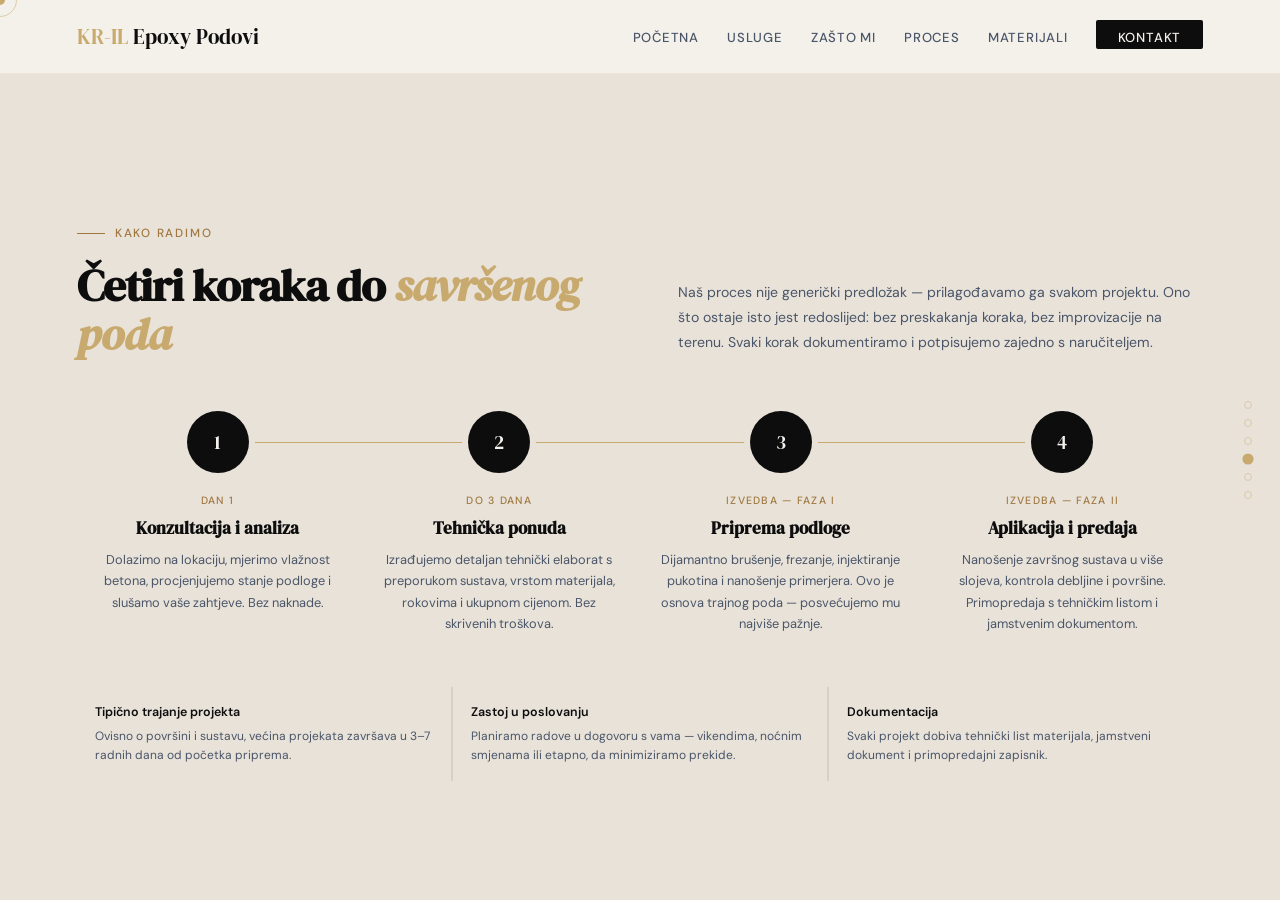
<file: proces.html>
<!DOCTYPE html>
<html lang="hr">
<head>
<meta charset="UTF-8">
<meta name="viewport" content="width=device-width, initial-scale=1.0">
<title>KR-IL — Proces</title>
<link href="https://fonts.googleapis.com/css2?family=DM+Serif+Display:ital@0;1&family=DM+Sans:opsz,wght@9..40,300;9..40,400;9..40,500&display=swap" rel="stylesheet">
<style>
*, *::before, *::after { box-sizing: border-box; margin: 0; padding: 0; }
:root {
  --ink: #0d0d0d; --paper: #f5f2ed; --warm: #e8e2d9;
  --accent: #c8a96e; --accent-dark: #a07840; --steel: #4a5568;
}
html, body { width: 100%; height: 100%; }
body {
  font-family: 'DM Sans', sans-serif;
  background: var(--paper); color: var(--ink);
  font-size: 17px; line-height: 1.6;
  cursor: none; overflow: hidden;
}
/* CURSOR */
#cur { width:10px;height:10px;background:var(--accent);border-radius:50%;position:fixed;pointer-events:none;z-index:9999;transform:translate(-50%,-50%);transition:width .22s,height .22s,background .22s; }
#cur-ring { width:34px;height:34px;border:1.5px solid rgba(200,169,110,.5);border-radius:50%;position:fixed;pointer-events:none;z-index:9998;transform:translate(-50%,-50%);transition:width .28s,height .28s,border-color .28s; }
body.ch #cur { width:15px;height:15px;background:var(--accent-dark); }
body.ch #cur-ring { width:54px;height:54px;border-color:rgba(200,169,110,.9); }
body.cc #cur { transform:translate(-50%,-50%) scale(.65); }

/* NAV */
nav {
  position: fixed; top: 0; left: 0; right: 0; z-index: 200;
  display: flex; align-items: center; justify-content: space-between;
  padding: 20px 6vw;
  background: rgba(245,242,237,.92); backdrop-filter: blur(20px);
  border-bottom: 1px solid rgba(200,169,110,.15);
}
.nav-logo { font-family:'DM Serif Display',serif; font-size:1.3rem; color:var(--ink); text-decoration:none; }
.nav-logo b { color:var(--accent); font-weight:400; }
.nav-links { display:flex; gap:28px; list-style:none; align-items:center; }
.nav-links a {
  text-decoration:none; color:var(--steel); font-size:.82rem;
  font-weight:500; letter-spacing:.06em; text-transform:uppercase;
  position:relative; padding-bottom:3px; transition:color .2s;
}
.nav-links a::after { content:'';position:absolute;bottom:0;left:0;width:0;height:1.5px;background:var(--accent);transition:width .3s; }
.nav-links a:hover, .nav-links a.act { color:var(--accent-dark); }
.nav-links a.act::after, .nav-links a:hover::after { width:100%; }
.nav-cta {
  background:var(--ink) !important; color:var(--paper) !important;
  padding:9px 22px; border-radius:2px; overflow:hidden; position:relative;
  transition:transform .2s !important;
}
.nav-cta::before { content:'';position:static;inset:0;background:var(--accent-dark);transform:translateX(-101%);transition:transform .3s ease;z-index:0; }
.nav-cta:hover { transform:translateY(-1px) !important; }
.nav-cta:hover::before { transform:translateX(0); }
.nav-cta span { position:relative;z-index:1; }

/* PAGE TRANSITION OVERLAY */
#overlay {
  position: fixed; inset: 0; z-index: 1000;
  background: var(--ink);
  transform: translateX(-100%);
  pointer-events: none;
}
#overlay.out { animation: slideOut .55s cubic-bezier(.77,0,.18,1) forwards; }
#overlay.in  { animation: slideIn  .55s cubic-bezier(.77,0,.18,1) forwards; }
@keyframes slideOut { from{transform:translateX(-100%)} to{transform:translateX(0)} }
@keyframes slideIn  { from{transform:translateX(0)} to{transform:translateX(100%)} }

/* PAGE BASE */
.page { width:100vw; height:100vh; display:flex; align-items:center; padding: 90px 6vw 0; position:relative; overflow:hidden; }

/* SIDE PAGE INDICATOR */
#side-nav {
  position: fixed; right: 28px; top: 50%; transform: translateY(-50%);
  display: flex; flex-direction: column; gap: 10px; z-index: 300;
}
.sn-dot {
  width: 8px; height: 8px; border-radius: 50%;
  border: 1.5px solid rgba(200,169,110,.4);
  cursor: pointer; transition: background .3s, transform .3s, border-color .3s;
  position: relative;
}
.sn-dot.act { background:var(--accent); border-color:var(--accent); transform:scale(1.4); }
.sn-dot::before {
  content: attr(data-label);
  position: absolute; right: 18px; top: 50%; transform: translateY(-50%);
  font-size: .68rem; letter-spacing: .1em; text-transform: uppercase;
  color: var(--accent); white-space: nowrap;
  opacity: 0; transition: opacity .2s; pointer-events: none;
}
.sn-dot:hover::before { opacity: 1; }

/* BUTTONS */
.btn {
  display:inline-block;padding:15px 34px;border-radius:2px;
  font-weight:500;font-size:.88rem;letter-spacing:.04em;
  text-decoration:none;position:relative;overflow:hidden;
  transition:box-shadow .25s,background .25s;cursor:pointer;border:none;font-family:'DM Sans',sans-serif;
}
.btn-dark { background:var(--ink); color:var(--paper); }
.btn-dark:hover { background:var(--accent-dark); box-shadow:0 8px 28px rgba(160,120,64,.38); }
.btn-outline { border:1.5px solid var(--ink); color:var(--ink); background:transparent; }
.btn-outline:hover { border-color:var(--accent-dark); color:var(--accent-dark); background:rgba(200,169,110,.06); }
.btn-gold { background:var(--accent); color:var(--ink); }
.btn-gold:hover { background:var(--accent-dark); color:#fff; box-shadow:0 8px 28px rgba(160,120,64,.4); }

/* RIPPLE */
.rpl { position:absolute;border-radius:50%;background:rgba(255,255,255,.22);transform:scale(0);animation:rpl .65s linear;pointer-events:none; }
@keyframes rpl { to{transform:scale(4);opacity:0;} }

/* EYEBROW */
.eyebrow {
  display:inline-flex;align-items:center;gap:10px;
  font-size:.74rem;letter-spacing:.15em;text-transform:uppercase;
  font-weight:500;margin-bottom:18px;
}
.eyebrow::before { content:'';width:28px;height:1px;background:currentColor; }

/* SECTION TITLE */
.sec-title { font-family:'DM Serif Display',serif; font-size:clamp(1.8rem,3.5vw,3rem); line-height:1.1; letter-spacing:-.022em; }
.sec-title em { font-style:italic; color:var(--accent); }

/* ENTER ANIMATIONS */
.fade-up { opacity:0; transform:translateY(30px); animation:fup .7s ease forwards; }
.fade-up.d1 { animation-delay:.1s; }
.fade-up.d2 { animation-delay:.22s; }
.fade-up.d3 { animation-delay:.34s; }
.fade-up.d4 { animation-delay:.46s; }
@keyframes fup { to{opacity:1;transform:none;} }

/* TOAST */
#toast {
  position:fixed;bottom:36px;right:36px;z-index:600;
  background:var(--ink);color:var(--paper);padding:16px 24px;
  border-radius:4px;border-left:4px solid var(--accent);
  font-size:.9rem;box-shadow:0 12px 40px rgba(0,0,0,.3);
  transform:translateY(120px);opacity:0;pointer-events:none;
  transition:transform .45s cubic-bezier(.34,1.56,.64,1),opacity .3s;
}
#toast.show { transform:translateY(0);opacity:1; }

@media(max-width:900px) {
  body { cursor:auto; }
  #cur,#cur-ring,#side-nav { display:none; }
  .page { height:auto; min-height:100vh; overflow:auto; }
  body { overflow:auto; }
  nav ul { gap:16px; }
}
@media(max-width:600px) {
  nav ul { display:none; }
  .page { padding:80px 5vw 40px; }
}


body { background:var(--warm);overflow:hidden; }
.page { flex-direction:column;justify-content:center;gap:52px;padding-top:96px; }

.proc-intro { display:grid;grid-template-columns:1fr 1fr;gap:6vw;width:100%;align-items:end; }
.proc-intro-r { font-size:.88rem;color:var(--steel);line-height:1.78;padding-bottom:4px; }

.proc-steps { display:grid;grid-template-columns:repeat(4,1fr);width:100%;position:relative; }
.proc-steps::before { content:'';position:absolute;top:31px;left:12.5%;right:12.5%;height:1px;background:var(--accent);transform-origin:left;transform:scaleX(0);transition:transform 1.1s ease .5s; }
.line-ready .proc-steps::before { transform:scaleX(1); }
.proc-step { display:flex;flex-direction:column;align-items:center;text-align:center;padding:0 18px;position:relative; }
.p-dot { width:62px;height:62px;border-radius:50%;background:var(--ink);color:var(--paper);display:flex;align-items:center;justify-content:center;font-family:'DM Serif Display',serif;font-size:1.2rem;margin-bottom:20px;position:relative;z-index:1;box-shadow:0 0 0 6px var(--warm);transition:background .3s,transform .3s,box-shadow .3s; }
.proc-step:hover .p-dot { background:var(--accent-dark);transform:scale(1.1);box-shadow:0 0 0 10px rgba(200,169,110,.2); }
.proc-step h4 { font-family:'DM Serif Display',serif;font-size:1.05rem;margin-bottom:6px;color:var(--ink); }
.proc-step p { font-size:.8rem;color:var(--steel);line-height:1.68; }
.proc-step .step-tag { margin-bottom:6px;font-size:.66rem;letter-spacing:.12em;text-transform:uppercase;color:var(--accent-dark);font-weight:500; }

.proc-footer { display:grid;grid-template-columns:1fr 1fr 1fr;gap:2px;width:100%;background:rgba(0,0,0,.08); }
.pf-item { background:var(--warm);padding:16px 18px; }
.pf-item h5 { font-size:.78rem;font-weight:600;margin-bottom:4px;color:var(--ink); }
.pf-item p { font-size:.75rem;color:var(--steel);line-height:1.6; }

@media(max-width:900px) { .proc-steps{grid-template-columns:1fr 1fr;gap:32px;} .proc-steps::before{display:none;} .proc-intro{grid-template-columns:1fr;} .proc-footer{grid-template-columns:1fr;} body,html{overflow:auto;height:auto;} .page{height:auto;min-height:100vh;overflow:auto;padding-bottom:60px;} }
@media(max-width:600px) { .proc-steps{grid-template-columns:1fr;} }

.nav-toggle {
  display:none;
  width:38px;
  height:38px;
  border:none;
  background:transparent;
  z-index:210;
}
.nav-toggle span {
  display:block;
  width:24px;
  height:2px;
  background:var(--ink);
  margin:5px auto;
}

/* MOBILE */
@media (max-width:900px) {

  .nav-toggle {
    display:block;
  }

  .nav-links {
    position:fixed;
    top:0;
    right:0;
    height:100vh;
    width:80%;
    max-width:320px;
    background:var(--paper);
    flex-direction:column;
    justify-content:center;
    gap:22px;
    padding:80px 30px;
    transform:translateX(100%);
    transition:.4s ease;
    z-index:205;
  }

  .nav-links.open {
    transform:translateX(0);
  }

  body.menu-open {
    overflow:hidden;
  }

  body.menu-open::after {
  pointer-events: none;
}
}
  
</style>
</head>
<body>
<div id="cur"></div>
<div id="cur-ring"></div>
<div id="overlay"></div>
<div id="toast">✓ Hvala! Javit ćemo vam se uskoro.</div>
<nav>
  <a href="index.html" class="nav-logo"><b>KR-IL</b> Epoxy Podovi</a>

  <button class="nav-toggle" id="navToggle" aria-label="Izbornik">
    <span></span>
    <span></span>
    <span></span>
  </button>

  <ul class="nav-links" id="navLinks">
    <li><a href="index.html">Početna</a></li>
    <li><a href="usluge.html">Usluge</a></li>
    <li><a href="zastomi.html">Zašto mi</a></li>
    <li><a href="proces.html">Proces</a></li>
    <li><a href="materijali.html">Materijali</a></li>
    <li><a href="kontakt.html" class="nav-cta"><span>Kontakt</span></a></li>
  </ul>
</nav><div id="side-nav"><div class="sn-dot" data-label="Početna" onclick="navigate('index.html')"></div><div class="sn-dot" data-label="Usluge" onclick="navigate('usluge.html')"></div><div class="sn-dot" data-label="Zašto mi" onclick="navigate('zastomi.html')"></div><div class="sn-dot act" data-label="Proces" onclick="navigate('proces.html')"></div><div class="sn-dot" data-label="Materijali" onclick="navigate('materijali.html')"></div><div class="sn-dot" data-label="Kontakt" onclick="navigate('kontakt.html')"></div></div>

<div class="page" id="proc-page">
  <div class="proc-intro fade-up">
    <div>
      <div class="eyebrow" style="color:var(--accent-dark)">Kako radimo</div>
      <h2 class="sec-title" style="color:var(--ink)">Četiri koraka do <em>savršenog poda</em></h2>
    </div>
    <p class="proc-intro-r">Naš proces nije generički predložak — prilagođavamo ga svakom projektu. Ono što ostaje isto jest redoslijed: bez preskakanja koraka, bez improvizacije na terenu. Svaki korak dokumentiramo i potpisujemo zajedno s naručiteljem.</p>
  </div>
  <div class="proc-steps fade-up d2">
    <div class="proc-step">
      <div class="p-dot">1</div>
      <span class="step-tag">Dan 1</span>
      <h4>Konzultacija i analiza</h4>
      <p>Dolazimo na lokaciju, mjerimo vlažnost betona, procjenjujemo stanje podloge i slušamo vaše zahtjeve. Bez naknade.</p>
    </div>
    <div class="proc-step">
      <div class="p-dot">2</div>
      <span class="step-tag">Do 3 dana</span>
      <h4>Tehnička ponuda</h4>
      <p>Izrađujemo detaljan tehnički elaborat s preporukom sustava, vrstom materijala, rokovima i ukupnom cijenom. Bez skrivenih troškova.</p>
    </div>
    <div class="proc-step">
      <div class="p-dot">3</div>
      <span class="step-tag">Izvedba — faza I</span>
      <h4>Priprema podloge</h4>
      <p>Dijamantno brušenje, frezanje, injektiranje pukotina i nanošenje primerjera. Ovo je osnova trajnog poda — posvećujemo mu najviše pažnje.</p>
    </div>
    <div class="proc-step">
      <div class="p-dot">4</div>
      <span class="step-tag">Izvedba — faza II</span>
      <h4>Aplikacija i predaja</h4>
      <p>Nanošenje završnog sustava u više slojeva, kontrola debljine i površine. Primopredaja s tehničkim listom i jamstvenim dokumentom.</p>
    </div>
  </div>
  <div class="proc-footer fade-up d3">
    <div class="pf-item"><h5>Tipično trajanje projekta</h5><p>Ovisno o površini i sustavu, većina projekata završava u 3–7 radnih dana od početka priprema.</p></div>
    <div class="pf-item"><h5>Zastoj u poslovanju</h5><p>Planiramo radove u dogovoru s vama — vikendima, noćnim smjenama ili etapno, da minimiziramo prekide.</p></div>
    <div class="pf-item"><h5>Dokumentacija</h5><p>Svaki projekt dobiva tehnički list materijala, jamstveni dokument i primopredajni zapisnik.</p></div>
  </div>
</div>

<script>
// ── CURSOR ──
const cur = document.getElementById('cur');
const ring = document.getElementById('cur-ring');
let mx=0,my=0,rx=0,ry=0;
document.addEventListener('mousemove',e=>{ mx=e.clientX;my=e.clientY;cur.style.left=mx+'px';cur.style.top=my+'px'; });
(function ar(){ rx+=(mx-rx)*.13;ry+=(my-ry)*.13;ring.style.left=rx+'px';ring.style.top=ry+'px';requestAnimationFrame(ar); })();
document.querySelectorAll('a,button,[data-hover]').forEach(el=>{
  el.addEventListener('mouseenter',()=>document.body.classList.add('ch'));
  el.addEventListener('mouseleave',()=>document.body.classList.remove('ch'));
});
document.addEventListener('mousedown',()=>document.body.classList.add('cc'));
document.addEventListener('mouseup',()=>document.body.classList.remove('cc'));

// ── PAGE TRANSITION ──
const overlay = document.getElementById('overlay');
function navigateTo(href) {
  overlay.className = 'out';
  setTimeout(()=>{
    overlay.className = 'in';
    setTimeout(()=>{ window.location.href = href; }, 10);
  }, 560);
}
document.querySelectorAll('a[data-page]').forEach(a=>{
  a.addEventListener('click', e=>{
    e.preventDefault();
    navigateTo(a.getAttribute('href'));
  });
});

// ── RIPPLE ──
document.querySelectorAll('.btn').forEach(btn=>{
  btn.addEventListener('click',e=>{
    const r=document.createElement('span');r.className='rpl';
    const rc=btn.getBoundingClientRect(),sz=Math.max(rc.width,rc.height);
    r.style.cssText=`width:${sz}px;height:${sz}px;left:${e.clientX-rc.left-sz/2}px;top:${e.clientY-rc.top-sz/2}px;`;
    btn.appendChild(r);setTimeout(()=>r.remove(),700);
  });
});

// ── MAGNETIC ──
document.querySelectorAll('.mag').forEach(btn=>{
  btn.addEventListener('mousemove',e=>{
    const r=btn.getBoundingClientRect();
    btn.style.transform=`translate(${(e.clientX-r.left-r.width/2)*.22}px,${(e.clientY-r.top-r.height/2)*.22}px)`;
  });
  btn.addEventListener('mouseleave',()=>{
    btn.style.transition='transform .4s ease';btn.style.transform='';
    setTimeout(()=>btn.style.transition='',400);
  });
});

// ── COUNTER ──
function runCounter(el){
  const tgt=parseInt(el.dataset.count),sfx=el.dataset.sfx||'';
  const dur=1600,t0=performance.now();
  (function tick(now){
    const p=Math.min((now-t0)/dur,1),ease=1-Math.pow(1-p,3);
    const v=Math.floor(ease*tgt);
    el.textContent=(tgt>=1000?v.toLocaleString('hr'):v)+sfx;
    if(p<1)requestAnimationFrame(tick);
    else el.textContent=(tgt>=1000?tgt.toLocaleString('hr'):tgt)+sfx;
  })(t0);
}
document.querySelectorAll('[data-count]').forEach(el=>{
  const obs=new IntersectionObserver(entries=>{
    if(entries[0].isIntersecting){runCounter(el);obs.disconnect();}
  },{threshold:.3});
  obs.observe(el);
});

// ── 3D TILT ──
document.querySelectorAll('[data-tilt]').forEach(t=>{
  t.addEventListener('mousemove',e=>{
    const r=t.getBoundingClientRect();
    const x=(e.clientX-r.left)/r.width-.5,y=(e.clientY-r.top)/r.height-.5;
    t.style.transform=`perspective(600px) rotateY(${x*16}deg) rotateX(${-y*16}deg) scale(1.04)`;
  });
  t.addEventListener('mouseleave',()=>t.style.transform='');
});

function navigate(href){ navigateTo(href); }

setTimeout(()=>document.getElementById('proc-page').classList.add('line-ready'), 400);

const navToggle = document.getElementById('navToggle');
const navLinks = document.getElementById('navLinks');

navToggle.addEventListener('click', () => {
  const open = navLinks.classList.toggle('open');
  navToggle.classList.toggle('open');
  document.body.classList.toggle('menu-open', open);
});
  
</script>
</body>
</html>
</file>
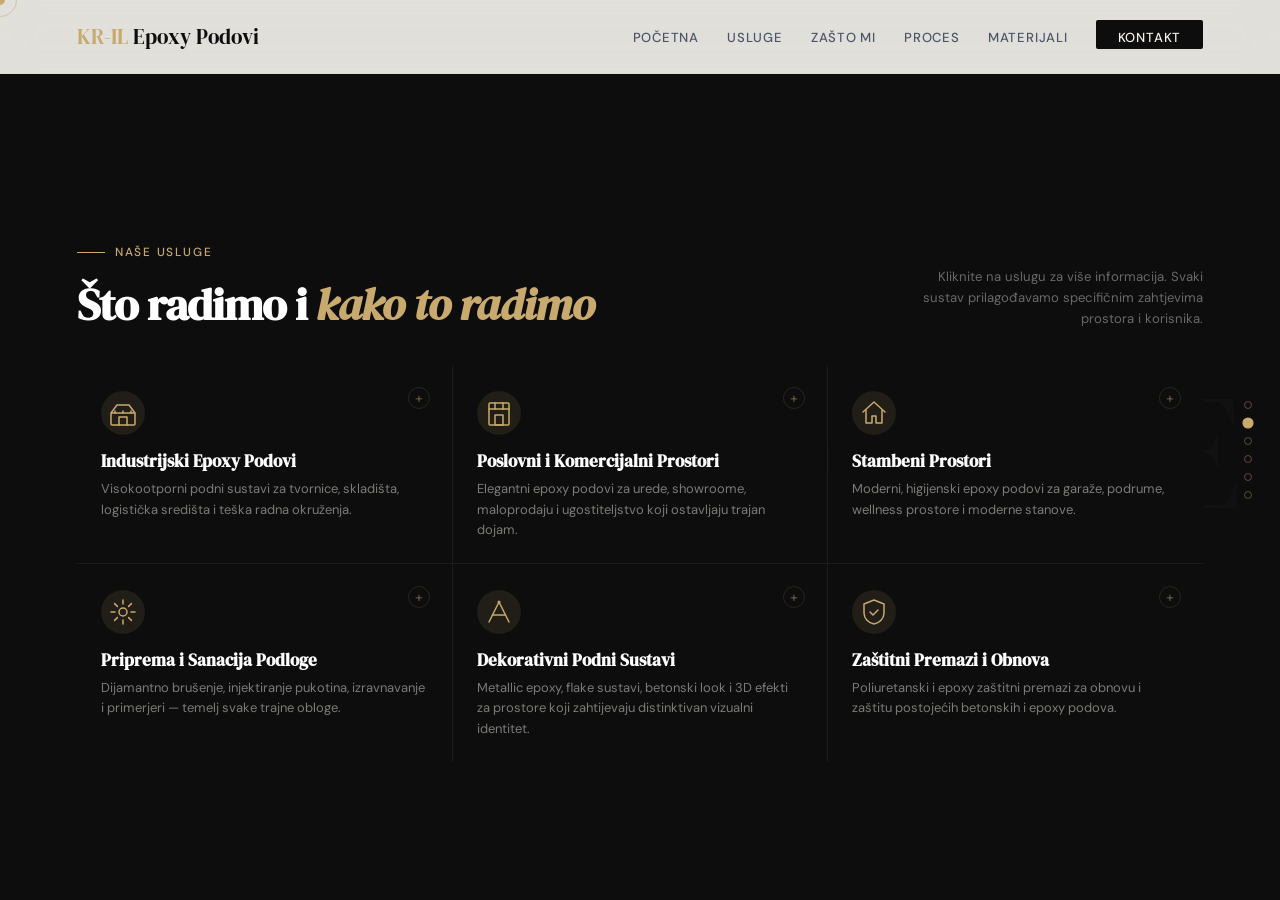
<file: usluge.html>
<!DOCTYPE html>
<html lang="hr">
<head>
<meta charset="UTF-8">
<meta name="viewport" content="width=device-width, initial-scale=1.0">
<title>KR-IL — Usluge</title>
<link href="https://fonts.googleapis.com/css2?family=DM+Serif+Display:ital@0;1&family=DM+Sans:opsz,wght@9..40,300;9..40,400;9..40,500&display=swap" rel="stylesheet">
<style>
*, *::before, *::after { box-sizing: border-box; margin: 0; padding: 0; }
:root {
  --ink: #0d0d0d; --paper: #f5f2ed; --warm: #e8e2d9;
  --accent: #c8a96e; --accent-dark: #a07840; --steel: #4a5568;
}
html, body { width: 100%; height: 100%; }
body {
  font-family: 'DM Sans', sans-serif;
  background: var(--paper); color: var(--ink);
  font-size: 17px; line-height: 1.6;
  cursor: none; overflow: hidden;
}
/* CURSOR */
#cur { width:10px;height:10px;background:var(--accent);border-radius:50%;position:fixed;pointer-events:none;z-index:9999;transform:translate(-50%,-50%);transition:width .22s,height .22s,background .22s; }
#cur-ring { width:34px;height:34px;border:1.5px solid rgba(200,169,110,.5);border-radius:50%;position:fixed;pointer-events:none;z-index:9998;transform:translate(-50%,-50%);transition:width .28s,height .28s,border-color .28s; }
body.ch #cur { width:15px;height:15px;background:var(--accent-dark); }
body.ch #cur-ring { width:54px;height:54px;border-color:rgba(200,169,110,.9); }
body.cc #cur { transform:translate(-50%,-50%) scale(.65); }

/* NAV */
nav {
  position: fixed; top: 0; left: 0; right: 0; z-index: 200;
  display: flex; align-items: center; justify-content: space-between;
  padding: 20px 6vw;
  background: rgba(245,242,237,.92); backdrop-filter: blur(20px);
  border-bottom: 1px solid rgba(200,169,110,.15);
}
.nav-logo { font-family:'DM Serif Display',serif; font-size:1.3rem; color:var(--ink); text-decoration:none; }
.nav-logo b { color:var(--accent); font-weight:400; }
.nav-links { display:flex; gap:28px; list-style:none; align-items:center; }
.nav-links a {
  text-decoration:none; color:var(--steel); font-size:.82rem;
  font-weight:500; letter-spacing:.06em; text-transform:uppercase;
  position:relative; padding-bottom:3px; transition:color .2s;
}
.nav-links a::after { content:'';position:absolute;bottom:0;left:0;width:0;height:1.5px;background:var(--accent);transition:width .3s; }
.nav-links a:hover, .nav-links a.act { color:var(--accent-dark); }
.nav-links a.act::after, .nav-links a:hover::after { width:100%; }
.nav-cta {
  background:var(--ink) !important; color:var(--paper) !important;
  padding:9px 22px; border-radius:2px; overflow:hidden; position:relative;
  transition:transform .2s !important;
}
.nav-cta::before { content:'';position:static;inset:0;background:var(--accent-dark);transform:translateX(-101%);transition:transform .3s ease;z-index:0; }
.nav-cta:hover { transform:translateY(-1px) !important; }
.nav-cta:hover::before { transform:translateX(0); }
.nav-cta span { position:relative;z-index:1; }

/* PAGE TRANSITION OVERLAY */
#overlay {
  position: fixed; inset: 0; z-index: 1000;
  background: var(--ink);
  transform: translateX(-100%);
  pointer-events: none;
}
#overlay.out { animation: slideOut .55s cubic-bezier(.77,0,.18,1) forwards; }
#overlay.in  { animation: slideIn  .55s cubic-bezier(.77,0,.18,1) forwards; }
@keyframes slideOut { from{transform:translateX(-100%)} to{transform:translateX(0)} }
@keyframes slideIn  { from{transform:translateX(0)} to{transform:translateX(100%)} }

/* PAGE BASE */
.page { width:100vw; height:100vh; display:flex; align-items:center; padding: 90px 6vw 0; position:relative; overflow:hidden; }

/* SIDE PAGE INDICATOR */
#side-nav {
  position: fixed; right: 28px; top: 50%; transform: translateY(-50%);
  display: flex; flex-direction: column; gap: 10px; z-index: 300;
}
.sn-dot {
  width: 8px; height: 8px; border-radius: 50%;
  border: 1.5px solid rgba(200,169,110,.4);
  cursor: pointer; transition: background .3s, transform .3s, border-color .3s;
  position: relative;
}
.sn-dot.act { background:var(--accent); border-color:var(--accent); transform:scale(1.4); }
.sn-dot::before {
  content: attr(data-label);
  position: absolute; right: 18px; top: 50%; transform: translateY(-50%);
  font-size: .68rem; letter-spacing: .1em; text-transform: uppercase;
  color: var(--accent); white-space: nowrap;
  opacity: 0; transition: opacity .2s; pointer-events: none;
}
.sn-dot:hover::before { opacity: 1; }

/* BUTTONS */
.btn {
  display:inline-block;padding:15px 34px;border-radius:2px;
  font-weight:500;font-size:.88rem;letter-spacing:.04em;
  text-decoration:none;position:relative;overflow:hidden;
  transition:box-shadow .25s,background .25s;cursor:pointer;border:none;font-family:'DM Sans',sans-serif;
}
.btn-dark { background:var(--ink); color:var(--paper); }
.btn-dark:hover { background:var(--accent-dark); box-shadow:0 8px 28px rgba(160,120,64,.38); }
.btn-outline { border:1.5px solid var(--ink); color:var(--ink); background:transparent; }
.btn-outline:hover { border-color:var(--accent-dark); color:var(--accent-dark); background:rgba(200,169,110,.06); }
.btn-gold { background:var(--accent); color:var(--ink); }
.btn-gold:hover { background:var(--accent-dark); color:#fff; box-shadow:0 8px 28px rgba(160,120,64,.4); }

/* RIPPLE */
.rpl { position:absolute;border-radius:50%;background:rgba(255,255,255,.22);transform:scale(0);animation:rpl .65s linear;pointer-events:none; }
@keyframes rpl { to{transform:scale(4);opacity:0;} }

/* EYEBROW */
.eyebrow {
  display:inline-flex;align-items:center;gap:10px;
  font-size:.74rem;letter-spacing:.15em;text-transform:uppercase;
  font-weight:500;margin-bottom:18px;
}
.eyebrow::before { content:'';width:28px;height:1px;background:currentColor; }

/* SECTION TITLE */
.sec-title { font-family:'DM Serif Display',serif; font-size:clamp(1.8rem,3.5vw,3rem); line-height:1.1; letter-spacing:-.022em; }
.sec-title em { font-style:italic; color:var(--accent); }

/* ENTER ANIMATIONS */
.fade-up { opacity:0; transform:translateY(30px); animation:fup .7s ease forwards; }
.fade-up.d1 { animation-delay:.1s; }
.fade-up.d2 { animation-delay:.22s; }
.fade-up.d3 { animation-delay:.34s; }
.fade-up.d4 { animation-delay:.46s; }
@keyframes fup { to{opacity:1;transform:none;} }

/* TOAST */
#toast {
  position:fixed;bottom:36px;right:36px;z-index:600;
  background:var(--ink);color:var(--paper);padding:16px 24px;
  border-radius:4px;border-left:4px solid var(--accent);
  font-size:.9rem;box-shadow:0 12px 40px rgba(0,0,0,.3);
  transform:translateY(120px);opacity:0;pointer-events:none;
  transition:transform .45s cubic-bezier(.34,1.56,.64,1),opacity .3s;
}
#toast.show { transform:translateY(0);opacity:1; }

@media(max-width:900px) {
  body { cursor:auto; }
  #cur,#cur-ring,#side-nav { display:none; }
  .page { height:auto; min-height:100vh; overflow:auto; }
  body { overflow:auto; }
  nav ul { gap:16px; }
}
@media(max-width:600px) {
  nav ul { display:none; }
  .page { padding:80px 5vw 40px; }
}


body { background:var(--ink);color:var(--paper);overflow:hidden; }
.page { flex-direction:column;justify-content:center;gap:36px;padding-top:96px; }
.page::before { content:'USLUGE';position:absolute;right:3vw;top:50%;transform:translateY(-50%);font-family:'DM Serif Display',serif;font-size:clamp(80px,13vw,180px);color:rgba(255,255,255,.018);pointer-events:none;line-height:1; }

.page-header { display:flex;justify-content:space-between;align-items:flex-end;width:100%; }
.page-header-right { font-size:.82rem;color:rgba(245,242,237,.4);max-width:280px;line-height:1.6;text-align:right; }

.srv-grid { display:grid;grid-template-columns:repeat(3,1fr);gap:1px;width:100%;background:rgba(255,255,255,.06); }
.srv { background:var(--ink);padding:26px 24px 22px;position:relative;overflow:hidden;cursor:pointer;transition:background .3s; }
.srv::after { content:'';position:absolute;bottom:0;left:0;width:0;height:1.5px;background:var(--accent);transition:width .4s; }
.srv:hover { background:#141414; }
.srv:hover::after { width:100%; }
.srv::before { content:'';position:absolute;top:-100%;left:-60%;width:40%;height:300%;background:linear-gradient(105deg,transparent 40%,rgba(255,255,255,.04) 50%,transparent 60%);transition:left .5s ease; }
.srv:hover::before { left:150%; }

.srv-icon-wrap {
  width:44px;height:44px;border-radius:50%;
  background:rgba(200,169,110,.1);
  display:flex;align-items:center;justify-content:center;
  margin-bottom:16px;color:var(--accent);
  transition:background .3s,transform .35s;
}
.srv:hover .srv-icon-wrap { background:rgba(200,169,110,.2);transform:rotate(6deg) scale(1.08); }

.srv h3 { font-family:'DM Serif Display',serif;font-size:1.08rem;color:#fff;margin-bottom:6px;line-height:1.25; }
.srv .srv-short { font-size:.81rem;color:rgba(245,242,237,.48);line-height:1.6; }
.srv-plus { position:absolute;top:22px;right:22px;width:22px;height:22px;border:1px solid rgba(200,169,110,.3);border-radius:50%;display:flex;align-items:center;justify-content:center;font-size:.9rem;color:var(--accent);opacity:.5;transition:transform .4s,opacity .3s,border-color .3s; }
.srv:hover .srv-plus { opacity:1;border-color:rgba(200,169,110,.7); }
.srv.open .srv-plus { transform:rotate(45deg); }
.srv-more { max-height:0;overflow:hidden;transition:max-height .45s ease,opacity .35s;opacity:0; }
.srv.open .srv-more { max-height:120px;opacity:1; }
.srv-more-inner { padding-top:12px;border-top:1px solid rgba(255,255,255,.07);margin-top:12px;font-size:.79rem;color:rgba(245,242,237,.35);line-height:1.68; }

@media(max-width:900px) { .srv-grid{grid-template-columns:1fr 1fr;} body,html{overflow:auto;height:auto;} .page{height:auto;min-height:100vh;overflow:auto;padding-bottom:60px;} .page-header{flex-direction:column;gap:8px;} .page-header-right{text-align:left;} }
@media(max-width:600px) { .srv-grid{grid-template-columns:1fr;} }

.nav-toggle {
  display:none;
  width:38px;
  height:38px;
  border:none;
  background:transparent;
  z-index:210;
}
.nav-toggle span {
  display:block;
  width:24px;
  height:2px;
  background:var(--ink);
  margin:5px auto;
}

/* MOBILE */
@media (max-width:900px) {

  .nav-toggle {
    display:block;
  }

  .nav-links {
    position:fixed;
    top:0;
    right:0;
    height:100vh;
    width:80%;
    max-width:320px;
    background:var(--paper);
    flex-direction:column;
    justify-content:center;
    gap:22px;
    padding:80px 30px;
    transform:translateX(100%);
    transition:.4s ease;
    z-index:205;
  }

  .nav-links.open {
    transform:translateX(0);
  }

  body.menu-open {
    overflow:hidden;
  }

  body.menu-open::after {
  pointer-events: none;
}
}
  
</style>
</head>
<body>
<div id="cur"></div>
<div id="cur-ring"></div>
<div id="overlay"></div>
<div id="toast">✓ Hvala! Javit ćemo vam se uskoro.</div>
<nav>
  <a href="index.html" class="nav-logo"><b>KR-IL</b> Epoxy Podovi</a>

  <button class="nav-toggle" id="navToggle" aria-label="Izbornik">
    <span></span>
    <span></span>
    <span></span>
  </button>

  <ul class="nav-links" id="navLinks">
    <li><a href="index.html">Početna</a></li>
    <li><a href="usluge.html">Usluge</a></li>
    <li><a href="zastomi.html">Zašto mi</a></li>
    <li><a href="proces.html">Proces</a></li>
    <li><a href="materijali.html">Materijali</a></li>
    <li><a href="kontakt.html" class="nav-cta"><span>Kontakt</span></a></li>
  </ul>

</nav><div id="side-nav"><div class="sn-dot" data-label="Početna" onclick="navigate('index.html')"></div><div class="sn-dot act" data-label="Usluge" onclick="navigate('usluge.html')"></div><div class="sn-dot" data-label="Zašto mi" onclick="navigate('zastomi.html')"></div><div class="sn-dot" data-label="Proces" onclick="navigate('proces.html')"></div><div class="sn-dot" data-label="Materijali" onclick="navigate('materijali.html')"></div><div class="sn-dot" data-label="Kontakt" onclick="navigate('kontakt.html')"></div></div>

<div class="page">
  <div class="page-header fade-up">
    <div>
      <div class="eyebrow" style="color:var(--accent)">Naše usluge</div>
      <h2 class="sec-title" style="color:#fff">Što radimo i <em>kako to radimo</em></h2>
    </div>
    <p class="page-header-right">Kliknite na uslugu za više informacija. Svaki sustav prilagođavamo specifičnim zahtjevima prostora i korisnika.</p>
  </div>
  <div class="srv-grid fade-up d1">

    <div class="srv" onclick="this.classList.toggle('open')">
      <span class="srv-plus">+</span>
      <div class="srv-icon-wrap"><svg width="28" height="28" viewBox="0 0 28 28" fill="none" stroke="currentColor" stroke-width="1.5" stroke-linecap="round" stroke-linejoin="round">
    <rect x="2" y="14" width="24" height="12" rx="1"/><path d="M2 14l6-8h12l6 8"/><path d="M10 26V18h8v8"/><path d="M6 14v-2"/><path d="M22 14v-2"/><path d="M14 14v-2"/>
  </svg></div>
      <h3>Industrijski Epoxy Podovi</h3>
      <p class="srv-short">Visokootporni podni sustavi za tvornice, skladišta, logistička središta i teška radna okruženja.</p>
      <div class="srv-more"><div class="srv-more-inner">Sustavi otporni na kemikalije, mehanička oštećenja, udarce viličarima i visoke toplinske promjene. Certificirani za HACCP i ESD okruženja. Debljina nanosa od 2 do 9 mm ovisno o opterećenju.</div></div>
    </div>

    <div class="srv" onclick="this.classList.toggle('open')">
      <span class="srv-plus">+</span>
      <div class="srv-icon-wrap"><svg width="28" height="28" viewBox="0 0 28 28" fill="none" stroke="currentColor" stroke-width="1.5" stroke-linecap="round" stroke-linejoin="round">
    <rect x="4" y="4" width="20" height="22" rx="1"/><path d="M4 10h20"/><path d="M10 10V4"/><path d="M18 10V4"/><rect x="10" y="16" width="8" height="10"/>
  </svg></div>
      <h3>Poslovni i Komercijalni Prostori</h3>
      <p class="srv-short">Elegantni epoxy podovi za urede, showroome, maloprodaju i ugostiteljstvo koji ostavljaju trajan dojam.</p>
      <div class="srv-more"><div class="srv-more-inner">Bezšavna površina dostupna u stotinama nijansi i završnih obrada — mat, polu-sjaj ili sjaj. Idealno za brendirane prostore koji zahtijevaju visoku razinu estetike uz jednostavno održavanje.</div></div>
    </div>

    <div class="srv" onclick="this.classList.toggle('open')">
      <span class="srv-plus">+</span>
      <div class="srv-icon-wrap"><svg width="28" height="28" viewBox="0 0 28 28" fill="none" stroke="currentColor" stroke-width="1.5" stroke-linecap="round" stroke-linejoin="round">
    <path d="M3 13L14 3l11 10"/><path d="M6 11v13h6v-7h4v7h6V11"/>
  </svg></div>
      <h3>Stambeni Prostori</h3>
      <p class="srv-short">Moderni, higijenski epoxy podovi za garaže, podrume, wellness prostore i moderne stanove.</p>
      <div class="srv-more"><div class="srv-more-inner">Otporni na vlagu, mrlje i habanje — prilagođeni uvjetima stambene upotrebe. Bezšavna površina bez spojeva gdje se skuplja prašina i bakterije. Dostupno i u antislip izvedbama.</div></div>
    </div>

    <div class="srv" onclick="this.classList.toggle('open')">
      <span class="srv-plus">+</span>
      <div class="srv-icon-wrap"><svg width="28" height="28" viewBox="0 0 28 28" fill="none" stroke="currentColor" stroke-width="1.5" stroke-linecap="round" stroke-linejoin="round">
    <circle cx="14" cy="14" r="4"/><path d="M14 2v4M14 22v4M2 14h4M22 14h4"/><path d="M5.6 5.6l2.8 2.8M19.6 19.6l2.8 2.8M5.6 22.4l2.8-2.8M19.6 8.4l2.8-2.8"/>
  </svg></div>
      <h3>Priprema i Sanacija Podloge</h3>
      <p class="srv-short">Dijamantno brušenje, injektiranje pukotina, izravnavanje i primerjeri — temelj svake trajne obloge.</p>
      <div class="srv-more"><div class="srv-more-inner">Pravilna priprema je odlučujuća za adheziju i vijek trajanja. Provodimo vlažnosne testove, mjerenje čvrstoće betona i analizu podloge prije svake aplikacije. Bez kompromisa na ovom koraku.</div></div>
    </div>

    <div class="srv" onclick="this.classList.toggle('open')">
      <span class="srv-plus">+</span>
      <div class="srv-icon-wrap"><svg width="28" height="28" viewBox="0 0 28 28" fill="none" stroke="currentColor" stroke-width="1.5" stroke-linecap="round" stroke-linejoin="round">
    <path d="M4 24L14 4l10 20"/><path d="M7.5 17h13"/><circle cx="14" cy="4" r="1.5" fill="currentColor" stroke="none"/>
  </svg></div>
      <h3>Dekorativni Podni Sustavi</h3>
      <p class="srv-short">Metallic epoxy, flake sustavi, betonski look i 3D efekti za prostore koji zahtijevaju distinktivan vizualni identitet.</p>
      <div class="srv-more"><div class="srv-more-inner">Svaki dekorativni pod jedinstven je i neponovljiv — metallic pigmenti stvaraju dubinske, trodimenzionalne uzorke. Moguća potpuna prilagodba prema korporativnim bojama i arhitektonskim zahtjevima.</div></div>
    </div>

    <div class="srv" onclick="this.classList.toggle('open')">
      <span class="srv-plus">+</span>
      <div class="srv-icon-wrap"><svg width="28" height="28" viewBox="0 0 28 28" fill="none" stroke="currentColor" stroke-width="1.5" stroke-linecap="round" stroke-linejoin="round">
    <path d="M14 2l10 4v9c0 5.5-4.5 10-10 11C8.5 25 4 20.5 4 15V6l10-4z"/><path d="M10 14l3 3 5-5"/>
  </svg></div>
      <h3>Zaštitni Premazi i Obnova</h3>
      <p class="srv-short">Poliuretanski i epoxy zaštitni premazi za obnovu i zaštitu postojećih betonskih i epoxy podova.</p>
      <div class="srv-more"><div class="srv-more-inner">Produžite vijek trajanja poda za 10 do 15 godina bez kompletne zamjene. Premazi štite od UV degradacije, kemijskih agensa i intenzivnog prometnog opterećenja uz minimalan zastoj u poslovanju.</div></div>
    </div>

  </div>
</div>

<script>
// ── CURSOR ──
const cur = document.getElementById('cur');
const ring = document.getElementById('cur-ring');
let mx=0,my=0,rx=0,ry=0;
document.addEventListener('mousemove',e=>{ mx=e.clientX;my=e.clientY;cur.style.left=mx+'px';cur.style.top=my+'px'; });
(function ar(){ rx+=(mx-rx)*.13;ry+=(my-ry)*.13;ring.style.left=rx+'px';ring.style.top=ry+'px';requestAnimationFrame(ar); })();
document.querySelectorAll('a,button,[data-hover]').forEach(el=>{
  el.addEventListener('mouseenter',()=>document.body.classList.add('ch'));
  el.addEventListener('mouseleave',()=>document.body.classList.remove('ch'));
});
document.addEventListener('mousedown',()=>document.body.classList.add('cc'));
document.addEventListener('mouseup',()=>document.body.classList.remove('cc'));

// ── PAGE TRANSITION ──
const overlay = document.getElementById('overlay');
function navigateTo(href) {
  overlay.className = 'out';
  setTimeout(()=>{
    overlay.className = 'in';
    setTimeout(()=>{ window.location.href = href; }, 10);
  }, 560);
}
document.querySelectorAll('a[data-page]').forEach(a=>{
  a.addEventListener('click', e=>{
    e.preventDefault();
    navigateTo(a.getAttribute('href'));
  });
});

// ── RIPPLE ──
document.querySelectorAll('.btn').forEach(btn=>{
  btn.addEventListener('click',e=>{
    const r=document.createElement('span');r.className='rpl';
    const rc=btn.getBoundingClientRect(),sz=Math.max(rc.width,rc.height);
    r.style.cssText=`width:${sz}px;height:${sz}px;left:${e.clientX-rc.left-sz/2}px;top:${e.clientY-rc.top-sz/2}px;`;
    btn.appendChild(r);setTimeout(()=>r.remove(),700);
  });
});

// ── MAGNETIC ──
document.querySelectorAll('.mag').forEach(btn=>{
  btn.addEventListener('mousemove',e=>{
    const r=btn.getBoundingClientRect();
    btn.style.transform=`translate(${(e.clientX-r.left-r.width/2)*.22}px,${(e.clientY-r.top-r.height/2)*.22}px)`;
  });
  btn.addEventListener('mouseleave',()=>{
    btn.style.transition='transform .4s ease';btn.style.transform='';
    setTimeout(()=>btn.style.transition='',400);
  });
});

// ── COUNTER ──
function runCounter(el){
  const tgt=parseInt(el.dataset.count),sfx=el.dataset.sfx||'';
  const dur=1600,t0=performance.now();
  (function tick(now){
    const p=Math.min((now-t0)/dur,1),ease=1-Math.pow(1-p,3);
    const v=Math.floor(ease*tgt);
    el.textContent=(tgt>=1000?v.toLocaleString('hr'):v)+sfx;
    if(p<1)requestAnimationFrame(tick);
    else el.textContent=(tgt>=1000?tgt.toLocaleString('hr'):tgt)+sfx;
  })(t0);
}
document.querySelectorAll('[data-count]').forEach(el=>{
  const obs=new IntersectionObserver(entries=>{
    if(entries[0].isIntersecting){runCounter(el);obs.disconnect();}
  },{threshold:.3});
  obs.observe(el);
});

// ── 3D TILT ──
document.querySelectorAll('[data-tilt]').forEach(t=>{
  t.addEventListener('mousemove',e=>{
    const r=t.getBoundingClientRect();
    const x=(e.clientX-r.left)/r.width-.5,y=(e.clientY-r.top)/r.height-.5;
    t.style.transform=`perspective(600px) rotateY(${x*16}deg) rotateX(${-y*16}deg) scale(1.04)`;
  });
  t.addEventListener('mouseleave',()=>t.style.transform='');
});

function navigate(href){ navigateTo(href); }

const navToggle = document.getElementById('navToggle');
const navLinks = document.getElementById('navLinks');

navToggle.addEventListener('click', () => {
  const open = navLinks.classList.toggle('open');
  navToggle.classList.toggle('open');
  document.body.classList.toggle('menu-open', open);
});
  
</script>
</body>
</html>
</file>
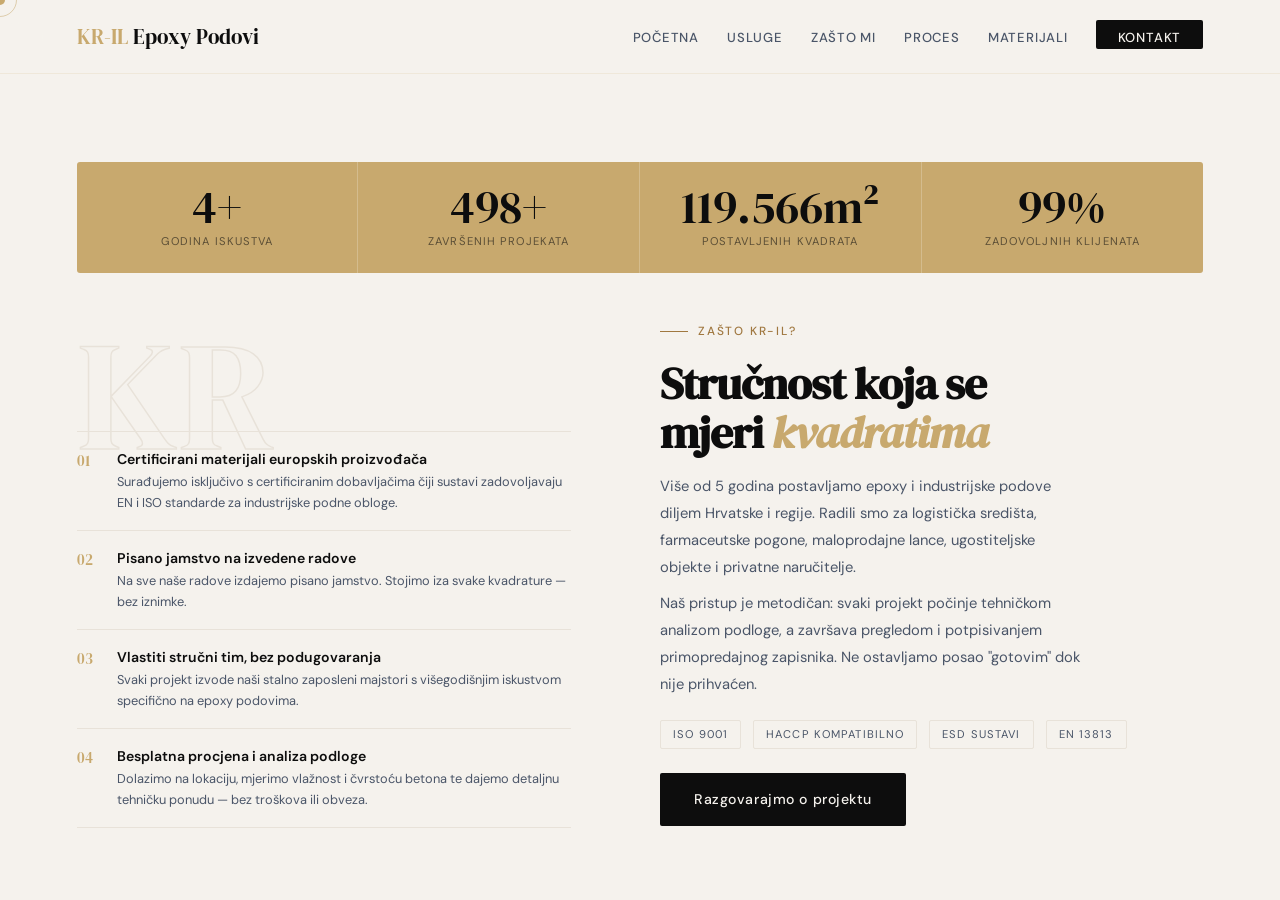
<file: zastomi.html>
<!DOCTYPE html>
<html lang="hr">
<head>
<meta charset="UTF-8">
<meta name="viewport" content="width=device-width, initial-scale=1.0">
<title>KR-IL — Zašto mi</title>
<link href="https://fonts.googleapis.com/css2?family=DM+Serif+Display:ital@0;1&family=DM+Sans:opsz,wght@9..40,300;9..40,400;9..40,500&display=swap" rel="stylesheet">
<style>
*, *::before, *::after { box-sizing: border-box; margin: 0; padding: 0; }
:root {
  --ink: #0d0d0d; --paper: #f5f2ed; --warm: #e8e2d9;
  --accent: #c8a96e; --accent-dark: #a07840; --steel: #4a5568;
}
html, body { width: 100%; height: 100%; }
body {
  font-family: 'DM Sans', sans-serif;
  background: var(--paper); color: var(--ink);
  font-size: 17px; line-height: 1.6;
  cursor: none; overflow: hidden;
}
/* CURSOR */
#cur { width:10px;height:10px;background:var(--accent);border-radius:50%;position:fixed;pointer-events:none;z-index:9999;transform:translate(-50%,-50%);transition:width .22s,height .22s,background .22s; }
#cur-ring { width:34px;height:34px;border:1.5px solid rgba(200,169,110,.5);border-radius:50%;position:fixed;pointer-events:none;z-index:9998;transform:translate(-50%,-50%);transition:width .28s,height .28s,border-color .28s; }
body.ch #cur { width:15px;height:15px;background:var(--accent-dark); }
body.ch #cur-ring { width:54px;height:54px;border-color:rgba(200,169,110,.9); }
body.cc #cur { transform:translate(-50%,-50%) scale(.65); }

/* NAV */
nav {
  position: fixed; top: 0; left: 0; right: 0; z-index: 200;
  display: flex; align-items: center; justify-content: space-between;
  padding: 20px 6vw;
  background: rgba(245,242,237,.92); backdrop-filter: blur(20px);
  border-bottom: 1px solid rgba(200,169,110,.15);
}
.nav-logo { font-family:'DM Serif Display',serif; font-size:1.3rem; color:var(--ink); text-decoration:none; }
.nav-logo b { color:var(--accent); font-weight:400; }
.nav-links { display:flex; gap:28px; list-style:none; align-items:center; }
.nav-links a {
  text-decoration:none; color:var(--steel); font-size:.82rem;
  font-weight:500; letter-spacing:.06em; text-transform:uppercase;
  position:relative; padding-bottom:3px; transition:color .2s;
}
.nav-links a::after { content:'';position:absolute;bottom:0;left:0;width:0;height:1.5px;background:var(--accent);transition:width .3s; }
.nav-links a:hover, .nav-links a.act { color:var(--accent-dark); }
.nav-links a.act::after, .nav-links a:hover::after { width:100%; }
.nav-cta {
  background:var(--ink) !important; color:var(--paper) !important;
  padding:9px 22px; border-radius:2px; overflow:hidden; position:relative;
  transition:transform .2s !important;
}
.nav-cta::before { content:'';position:static;inset:0;background:var(--accent-dark);transform:translateX(-101%);transition:transform .3s ease;z-index:0; }
.nav-cta:hover { transform:translateY(-1px) !important; }
.nav-cta:hover::before { transform:translateX(0); }
.nav-cta span { position:relative;z-index:1; }

/* PAGE TRANSITION OVERLAY */
#overlay {
  position: fixed; inset: 0; z-index: 1000;
  background: var(--ink);
  transform: translateX(-100%);
  pointer-events: none;
}
#overlay.out { animation: slideOut .55s cubic-bezier(.77,0,.18,1) forwards; }
#overlay.in  { animation: slideIn  .55s cubic-bezier(.77,0,.18,1) forwards; }
@keyframes slideOut { from{transform:translateX(-100%)} to{transform:translateX(0)} }
@keyframes slideIn  { from{transform:translateX(0)} to{transform:translateX(100%)} }

/* PAGE BASE */
.page { width:100vw; height:100vh; display:flex; align-items:center; padding: 90px 6vw 0; position:relative; overflow:hidden; }

/* SIDE PAGE INDICATOR */
#side-nav {
  position: fixed; right: 28px; top: 50%; transform: translateY(-50%);
  display: flex; flex-direction: column; gap: 10px; z-index: 300;
}
.sn-dot {
  width: 8px; height: 8px; border-radius: 50%;
  border: 1.5px solid rgba(200,169,110,.4);
  cursor: pointer; transition: background .3s, transform .3s, border-color .3s;
  position: relative;
}
.sn-dot.act { background:var(--accent); border-color:var(--accent); transform:scale(1.4); }
.sn-dot::before {
  content: attr(data-label);
  position: absolute; right: 18px; top: 50%; transform: translateY(-50%);
  font-size: .68rem; letter-spacing: .1em; text-transform: uppercase;
  color: var(--accent); white-space: nowrap;
  opacity: 0; transition: opacity .2s; pointer-events: none;
}
.sn-dot:hover::before { opacity: 1; }

/* BUTTONS */
.btn {
  display:inline-block;padding:15px 34px;border-radius:2px;
  font-weight:500;font-size:.88rem;letter-spacing:.04em;
  text-decoration:none;position:relative;overflow:hidden;
  transition:box-shadow .25s,background .25s;cursor:pointer;border:none;font-family:'DM Sans',sans-serif;
}
.btn-dark { background:var(--ink); color:var(--paper); }
.btn-dark:hover { background:var(--accent-dark); box-shadow:0 8px 28px rgba(160,120,64,.38); }
.btn-outline { border:1.5px solid var(--ink); color:var(--ink); background:transparent; }
.btn-outline:hover { border-color:var(--accent-dark); color:var(--accent-dark); background:rgba(200,169,110,.06); }
.btn-gold { background:var(--accent); color:var(--ink); }
.btn-gold:hover { background:var(--accent-dark); color:#fff; box-shadow:0 8px 28px rgba(160,120,64,.4); }

/* RIPPLE */
.rpl { position:absolute;border-radius:50%;background:rgba(255,255,255,.22);transform:scale(0);animation:rpl .65s linear;pointer-events:none; }
@keyframes rpl { to{transform:scale(4);opacity:0;} }

/* EYEBROW */
.eyebrow {
  display:inline-flex;align-items:center;gap:10px;
  font-size:.74rem;letter-spacing:.15em;text-transform:uppercase;
  font-weight:500;margin-bottom:18px;
}
.eyebrow::before { content:'';width:28px;height:1px;background:currentColor; }

/* SECTION TITLE */
.sec-title { font-family:'DM Serif Display',serif; font-size:clamp(1.8rem,3.5vw,3rem); line-height:1.1; letter-spacing:-.022em; }
.sec-title em { font-style:italic; color:var(--accent); }

/* ENTER ANIMATIONS */
.fade-up { opacity:0; transform:translateY(30px); animation:fup .7s ease forwards; }
.fade-up.d1 { animation-delay:.1s; }
.fade-up.d2 { animation-delay:.22s; }
.fade-up.d3 { animation-delay:.34s; }
.fade-up.d4 { animation-delay:.46s; }
@keyframes fup { to{opacity:1;transform:none;} }

/* TOAST */
#toast {
  position:fixed;bottom:36px;right:36px;z-index:600;
  background:var(--ink);color:var(--paper);padding:16px 24px;
  border-radius:4px;border-left:4px solid var(--accent);
  font-size:.9rem;box-shadow:0 12px 40px rgba(0,0,0,.3);
  transform:translateY(120px);opacity:0;pointer-events:none;
  transition:transform .45s cubic-bezier(.34,1.56,.64,1),opacity .3s;
}
#toast.show { transform:translateY(0);opacity:1; }

@media(max-width:900px) {
  body { cursor:auto; }
  #cur,#cur-ring,#side-nav { display:none; }
  .page { height:auto; min-height:100vh; overflow:auto; }
  body { overflow:auto; }
  nav ul { gap:16px; }
}
@media(max-width:600px) {
  nav ul { display:none; }
  .page { padding:80px 5vw 40px; }
}


body { overflow: hidden; }
.page { flex-direction:column;justify-content:center;gap:40px;padding-top:96px; }
.stats-row { display:grid;grid-template-columns:repeat(4,1fr);background:var(--accent);border-radius:3px;overflow:hidden;width:100%; }
.st { padding:22px 20px;text-align:center;border-right:1px solid rgba(255,255,255,.22); }
.st:last-child { border-right:none; }
.st-num { font-family:'DM Serif Display',serif;font-size:clamp(1.9rem,3.6vw,3rem);color:var(--ink);line-height:1;margin-bottom:3px; }
.st-lbl { font-size:.7rem;letter-spacing:.1em;text-transform:uppercase;color:rgba(13,13,13,.58); }

.why-row { display:grid;grid-template-columns:1fr 1.1fr;gap:7vw;align-items:center;width:100%; }
.why-l { position:relative; }
.why-bg { font-family:'DM Serif Display',serif;font-size:clamp(80px,12vw,155px);line-height:1;color:transparent;-webkit-text-stroke:1.5px var(--warm);user-select:none;transition:transform .15s; }
.why-feats { margin-top:-42px;position:relative;z-index:1; }
.wf { padding:16px 0;border-bottom:1px solid var(--warm);display:flex;gap:14px;transition:padding-left .3s;cursor:default; }
.wf:first-child { border-top:1px solid var(--warm); }
.wf:hover { padding-left:12px; }
.wf-n { font-family:'DM Serif Display',serif;font-size:.95rem;color:var(--accent);min-width:26px;padding-top:1px; }
.wf h4 { font-size:.88rem;font-weight:600;margin-bottom:2px;color:var(--ink); }
.wf p { font-size:.8rem;color:var(--steel);line-height:1.62; }

.why-r .eyebrow { color:var(--accent-dark); }
.why-r p.body-text { color:var(--steel);line-height:1.82;margin-top:16px;font-size:.92rem;max-width:420px; }
.why-r p.body-text + p.body-text { margin-top:10px; }
.cert-row { display:flex;gap:12px;flex-wrap:wrap;margin-top:22px; }
.cert-tag { font-size:.7rem;letter-spacing:.1em;text-transform:uppercase;padding:5px 12px;border:1px solid var(--warm);border-radius:2px;color:var(--steel); }

@media(max-width:900px) { .why-row{grid-template-columns:1fr;} .stats-row{grid-template-columns:1fr 1fr;} body,html{overflow:auto;height:auto;} .page{height:auto;min-height:100vh;overflow:auto;padding-bottom:60px;} }
@media(max-width:600px) { .stats-row{grid-template-columns:1fr 1fr;} }

.nav-toggle {
  display:none;
  width:38px;
  height:38px;
  border:none;
  background:transparent;
  z-index:210;
}
.nav-toggle span {
  display:block;
  width:24px;
  height:2px;
  background:var(--ink);
  margin:5px auto;
}

/* MOBILE */
@media (max-width:900px) {

  .nav-toggle {
    display:block;
  }

  .nav-links {
    position:fixed;
    top:0;
    right:0;
    height:100vh;
    width:80%;
    max-width:320px;
    background:var(--paper);
    flex-direction:column;
    justify-content:center;
    gap:22px;
    padding:80px 30px;
    transform:translateX(100%);
    transition:.4s ease;
    z-index:205;
  }

  .nav-links.open {
    transform:translateX(0);
  }

  body.menu-open {
    overflow:hidden;
  }

  body.menu-open::after {
  pointer-events: none;
}
}
  
</style>
</head>
<body>
<div id="cur"></div>
<div id="cur-ring"></div>
<div id="overlay"></div>
<div id="toast">✓ Hvala! Javit ćemo vam se uskoro.</div>
<nav>
  <a href="index.html" class="nav-logo"><b>KR-IL</b> Epoxy Podovi</a>

  <button class="nav-toggle" id="navToggle" aria-label="Izbornik">
    <span></span>
    <span></span>
    <span></span>
  </button>

  <ul class="nav-links" id="navLinks">
    <li><a href="index.html">Početna</a></li>
    <li><a href="usluge.html">Usluge</a></li>
    <li><a href="zastomi.html">Zašto mi</a></li>
    <li><a href="proces.html">Proces</a></li>
    <li><a href="materijali.html">Materijali</a></li>
    <li><a href="kontakt.html" class="nav-cta"><span>Kontakt</span></a></li>
  </ul>
</nav>
<div class="page">
  <div class="stats-row fade-up">
    <div class="st"><div class="st-num" data-count="5" data-sfx="+">5+</div><div class="st-lbl">Godina iskustva</div></div>
    <div class="st"><div class="st-num" data-count="500" data-sfx="+">500+</div><div class="st-lbl">Završenih projekata</div></div>
    <div class="st"><div class="st-num" data-count="120000" data-sfx="m²">120.000m²</div><div class="st-lbl">Postavljenih kvadrata</div></div>
    <div class="st"><div class="st-num" data-count="100" data-sfx="%">100%</div><div class="st-lbl">Zadovoljnih klijenata</div></div>
  </div>
  <div class="why-row fade-up d2">
    <div class="why-l">
      <div class="why-bg" id="wbg">KR</div>
      <div class="why-feats">
        <div class="wf"><div class="wf-n">01</div><div><h4>Certificirani materijali europskih proizvođača</h4><p>Surađujemo isključivo s certificiranim dobavljačima čiji sustavi zadovoljavaju EN i ISO standarde za industrijske podne obloge.</p></div></div>
        <div class="wf"><div class="wf-n">02</div><div><h4>Pisano jamstvo na izvedene radove</h4><p>Na sve naše radove izdajemo pisano jamstvo. Stojimo iza svake kvadrature — bez iznimke.</p></div></div>
        <div class="wf"><div class="wf-n">03</div><div><h4>Vlastiti stručni tim, bez podugovaranja</h4><p>Svaki projekt izvode naši stalno zaposleni majstori s višegodišnjim iskustvom specifično na epoxy podovima.</p></div></div>
        <div class="wf"><div class="wf-n">04</div><div><h4>Besplatna procjena i analiza podloge</h4><p>Dolazimo na lokaciju, mjerimo vlažnost i čvrstoću betona te dajemo detaljnu tehničku ponudu — bez troškova ili obveza.</p></div></div>
      </div>
    </div>
    <div class="why-r">
      <div class="eyebrow">Zašto KR-IL?</div>
      <h2 class="sec-title">Stručnost koja se<br>mjeri <em>kvadratima</em></h2>
      <p class="body-text">Više od 5 godina postavljamo epoxy i industrijske podove diljem Hrvatske i regije. Radili smo za logistička središta, farmaceutske pogone, maloprodajne lance, ugostiteljske objekte i privatne naručitelje.</p>
      <p class="body-text">Naš pristup je metodičan: svaki projekt počinje tehničkom analizom podloge, a završava pregledom i potpisivanjem primopredajnog zapisnika. Ne ostavljamo posao "gotovim" dok nije prihvaćen.</p>
      <div class="cert-row">
        <span class="cert-tag">ISO 9001</span>
        <span class="cert-tag">HACCP kompatibilno</span>
        <span class="cert-tag">ESD sustavi</span>
        <span class="cert-tag">EN 13813</span>
      </div>
      <a href="kontakt.html" class="btn btn-dark mag fade-up d3" style="margin-top:24px;display:inline-block;" data-page>Razgovarajmo o projektu</a>
    </div>
  </div>
</div>

<script>
// ── CURSOR ──
const cur = document.getElementById('cur');
const ring = document.getElementById('cur-ring');
let mx=0,my=0,rx=0,ry=0;
document.addEventListener('mousemove',e=>{ mx=e.clientX;my=e.clientY;cur.style.left=mx+'px';cur.style.top=my+'px'; });
(function ar(){ rx+=(mx-rx)*.13;ry+=(my-ry)*.13;ring.style.left=rx+'px';ring.style.top=ry+'px';requestAnimationFrame(ar); })();
document.querySelectorAll('a,button,[data-hover]').forEach(el=>{
  el.addEventListener('mouseenter',()=>document.body.classList.add('ch'));
  el.addEventListener('mouseleave',()=>document.body.classList.remove('ch'));
});
document.addEventListener('mousedown',()=>document.body.classList.add('cc'));
document.addEventListener('mouseup',()=>document.body.classList.remove('cc'));

// ── PAGE TRANSITION ──
const overlay = document.getElementById('overlay');
function navigateTo(href) {
  overlay.className = 'out';
  setTimeout(()=>{
    overlay.className = 'in';
    setTimeout(()=>{ window.location.href = href; }, 10);
  }, 560);
}
document.querySelectorAll('a[data-page]').forEach(a=>{
  a.addEventListener('click', e=>{
    e.preventDefault();
    navigateTo(a.getAttribute('href'));
  });
});

// ── RIPPLE ──
document.querySelectorAll('.btn').forEach(btn=>{
  btn.addEventListener('click',e=>{
    const r=document.createElement('span');r.className='rpl';
    const rc=btn.getBoundingClientRect(),sz=Math.max(rc.width,rc.height);
    r.style.cssText=`width:${sz}px;height:${sz}px;left:${e.clientX-rc.left-sz/2}px;top:${e.clientY-rc.top-sz/2}px;`;
    btn.appendChild(r);setTimeout(()=>r.remove(),700);
  });
});

// ── MAGNETIC ──
document.querySelectorAll('.mag').forEach(btn=>{
  btn.addEventListener('mousemove',e=>{
    const r=btn.getBoundingClientRect();
    btn.style.transform=`translate(${(e.clientX-r.left-r.width/2)*.22}px,${(e.clientY-r.top-r.height/2)*.22}px)`;
  });
  btn.addEventListener('mouseleave',()=>{
    btn.style.transition='transform .4s ease';btn.style.transform='';
    setTimeout(()=>btn.style.transition='',400);
  });
});

// ── COUNTER ──
function runCounter(el){
  const tgt=parseInt(el.dataset.count),sfx=el.dataset.sfx||'';
  const dur=1600,t0=performance.now();
  (function tick(now){
    const p=Math.min((now-t0)/dur,1),ease=1-Math.pow(1-p,3);
    const v=Math.floor(ease*tgt);
    el.textContent=(tgt>=1000?v.toLocaleString('hr'):v)+sfx;
    if(p<1)requestAnimationFrame(tick);
    else el.textContent=(tgt>=1000?tgt.toLocaleString('hr'):tgt)+sfx;
  })(t0);
}
document.querySelectorAll('[data-count]').forEach(el=>{
  const obs=new IntersectionObserver(entries=>{
    if(entries[0].isIntersecting){runCounter(el);obs.disconnect();}
  },{threshold:.3});
  obs.observe(el);
});

// ── 3D TILT ──
document.querySelectorAll('[data-tilt]').forEach(t=>{
  t.addEventListener('mousemove',e=>{
    const r=t.getBoundingClientRect();
    const x=(e.clientX-r.left)/r.width-.5,y=(e.clientY-r.top)/r.height-.5;
    t.style.transform=`perspective(600px) rotateY(${x*16}deg) rotateX(${-y*16}deg) scale(1.04)`;
  });
  t.addEventListener('mouseleave',()=>t.style.transform='');
});

function navigate(href){ navigateTo(href); }

const wbg=document.getElementById('wbg');
wbg.closest('.why-l').addEventListener('mousemove',e=>{
  const r=wbg.closest('.why-l').getBoundingClientRect();
  wbg.style.transform=`translate(${(e.clientX-r.left)/r.width*20-10}px,${(e.clientY-r.top)/r.height*10-5}px)`;
});
wbg.closest('.why-l').addEventListener('mouseleave',()=>wbg.style.transform='');

 
const navToggle = document.getElementById('navToggle');
const navLinks = document.getElementById('navLinks');

navToggle.addEventListener('click', () => {
  const open = navLinks.classList.toggle('open');
  navToggle.classList.toggle('open');
  document.body.classList.toggle('menu-open', open);
});


</script>
</body>
</html>
</file>
